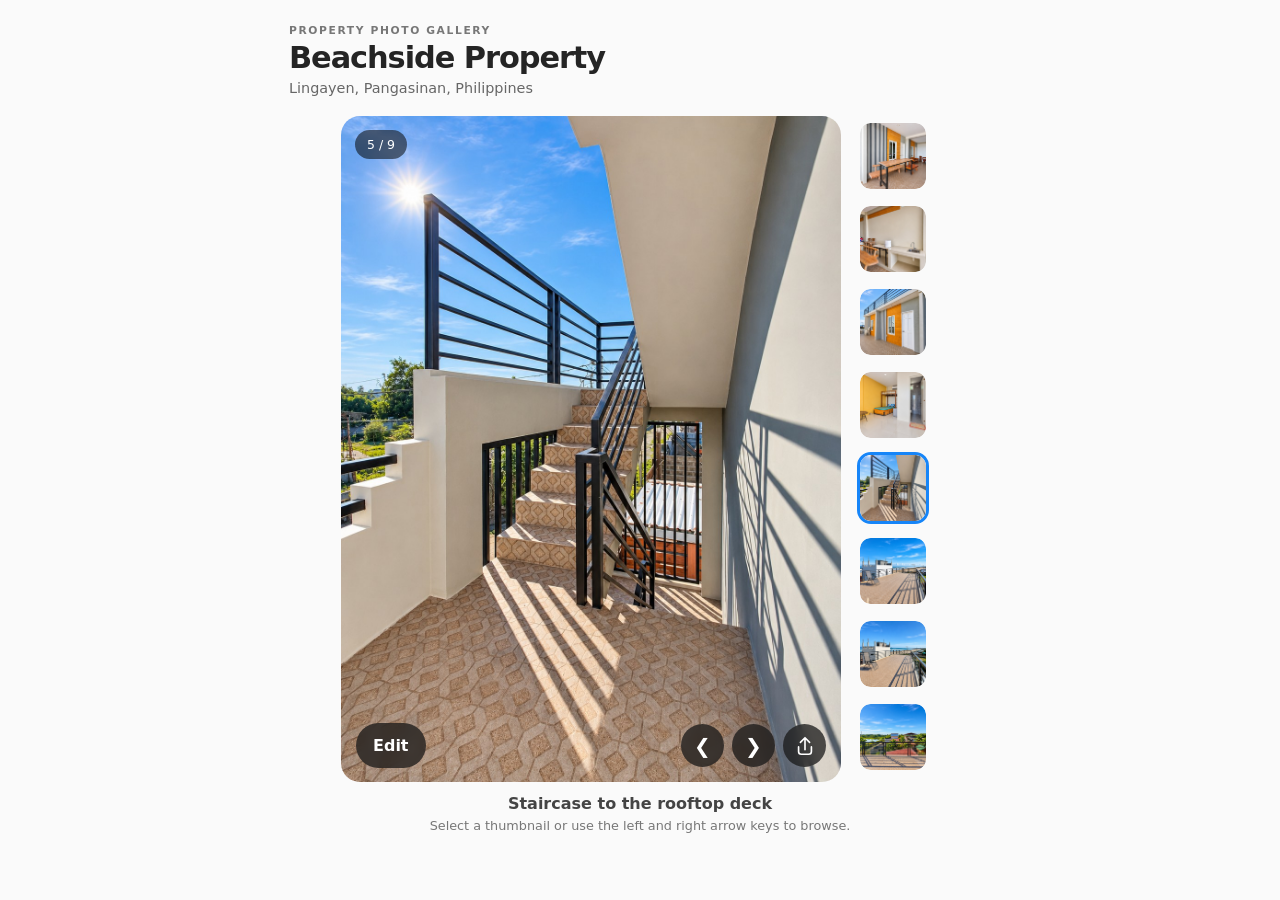
<file: JULSTETBAYWALK/index.html>
<!DOCTYPE html>
<html lang="en">
<head>
  <meta charset="UTF-8">
  <meta name="viewport" content="width=device-width, initial-scale=1.0">
  <meta name="theme-color" content="#fafafa">
  <meta name="description" content="Photo gallery of a beachside property in Lingayen, Pangasinan.">
  <title>Beachside Property | Photo Gallery</title>
  <link rel="stylesheet" href="style.css">
  <script src="script.js" defer></script>
</head>
<body>
  <main class="site">
    <header class="heading">
      <p class="eyebrow">PROPERTY PHOTO GALLERY</p>
      <h1>Beachside Property</h1>
      <p>Lingayen, Pangasinan, Philippines</p>
    </header>

    <section class="gallery" aria-label="Property photo gallery">
      <div class="viewer" id="viewer">
        <img id="mainPhoto" src="photos/roofdeck-stairs.jpg" alt="Staircase to rooftop deck" fetchpriority="high">
        <div class="photo-counter" id="photoCounter" aria-live="polite">5 / 9</div>
        <div class="viewer-actions">
          <button id="editBtn" class="edit-btn" type="button" title="Replace this image in your browser">Edit</button>
          <div class="action-right">
            <button id="prevBtn" class="circle-btn" type="button" title="Previous photo" aria-label="Previous photo">&#10094;</button>
            <button id="nextBtn" class="circle-btn" type="button" title="Next photo" aria-label="Next photo">&#10095;</button>
            <button id="shareBtn" class="circle-btn" type="button" title="Share gallery" aria-label="Share gallery">
              <svg viewBox="0 0 24 24" fill="none" stroke="currentColor" stroke-width="1.8" stroke-linecap="round" stroke-linejoin="round" aria-hidden="true"><path d="M12 16V3m0 0L7 8m5-5 5 5"/><path d="M5 13v5a3 3 0 0 0 3 3h8a3 3 0 0 0 3-3v-5"/></svg>
            </button>
          </div>
        </div>
      </div>
      <div class="thumb-strip" id="thumbStrip" role="group" aria-label="Choose a property photo"></div>
    </section>
    <p class="photo-caption" id="photoCaption" aria-live="polite">Staircase to the rooftop deck</p>
    <p class="tip">Select a thumbnail or use the left and right arrow keys to browse.</p>
    <input type="file" id="photoUpload" accept="image/*" hidden>
    <div class="toast" id="toast" role="status" aria-live="polite"></div>
  </main>
</body>
</html>
</file>
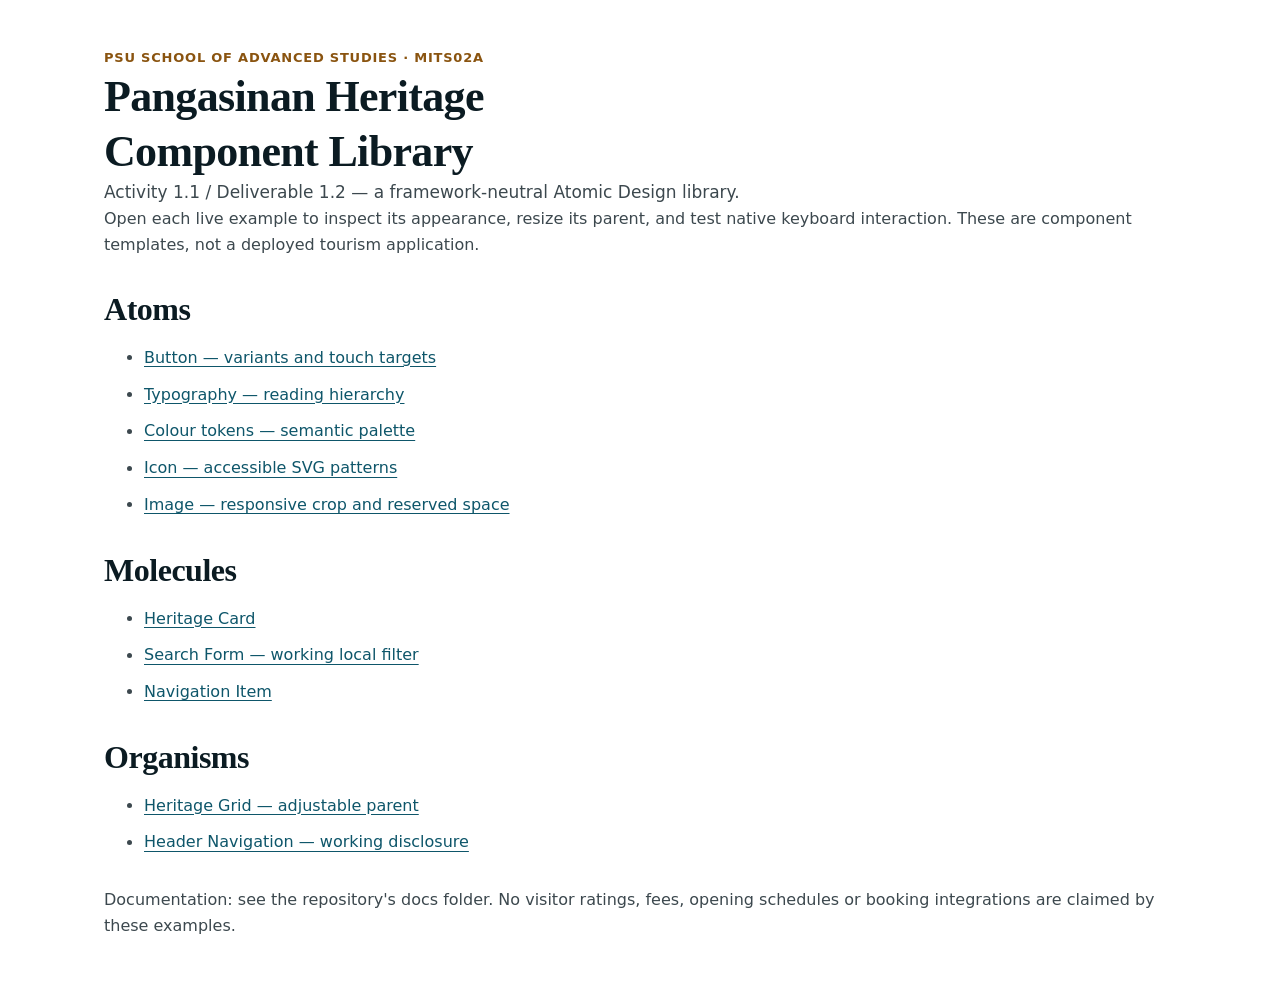
<file: Activity 1/pangasinan-heritage-showcase/template/index.html>
<!doctype html><html lang="en"><head><meta charset="utf-8">
<meta name="viewport" content="width=device-width,initial-scale=1"><title>Pangasinan Heritage Component Library</title>
<link rel="stylesheet" href="styles/tokens.css"><link rel="stylesheet" href="styles/base.css">
<link rel="stylesheet" href="styles/components.css">
<style>main{padding-block:3rem}section{margin-block:2rem}li{margin-block:.7rem}a{padding-block:.4rem}h1{max-width:22ch}</style>
</head><body><main class="layout-shell">
<p class="type-eyebrow">PSU School of Advanced Studies · MITS02a</p>
<h1 class="type-h1">Pangasinan Heritage Component Library</h1>
<p class="type-body-lg">Activity 1.1 / Deliverable 1.2 — a framework-neutral Atomic Design library.</p>
<p>Open each live example to inspect its appearance, resize its parent, and test native keyboard interaction. These are component templates, not a deployed tourism application.</p>
<section><h2 class="type-h2">Atoms</h2><ul>
<li><a href="previews/atom-button.html">Button — variants and touch targets</a></li>
<li><a href="previews/atom-typography.html">Typography — reading hierarchy</a></li>
<li><a href="previews/atom-color-tokens.html">Colour tokens — semantic palette</a></li>
<li><a href="previews/atom-icon.html">Icon — accessible SVG patterns</a></li>
<li><a href="previews/atom-image.html">Image — responsive crop and reserved space</a></li>
</ul></section>
<section><h2 class="type-h2">Molecules</h2><ul>
<li><a href="previews/molecule-heritage-card.html">Heritage Card</a></li>
<li><a href="previews/molecule-search-form.html">Search Form — working local filter</a></li>
<li><a href="previews/molecule-navigation-item.html">Navigation Item</a></li>
</ul></section>
<section><h2 class="type-h2">Organisms</h2><ul>
<li><a href="previews/organism-heritage-grid.html">Heritage Grid — adjustable parent</a></li>
<li><a href="previews/organism-header-navigation.html">Header Navigation — working disclosure</a></li>
</ul></section>
<p>Documentation: see the repository's docs folder. No visitor ratings, fees, opening schedules or booking integrations are claimed by these examples.</p>
</main></body></html>
</file>
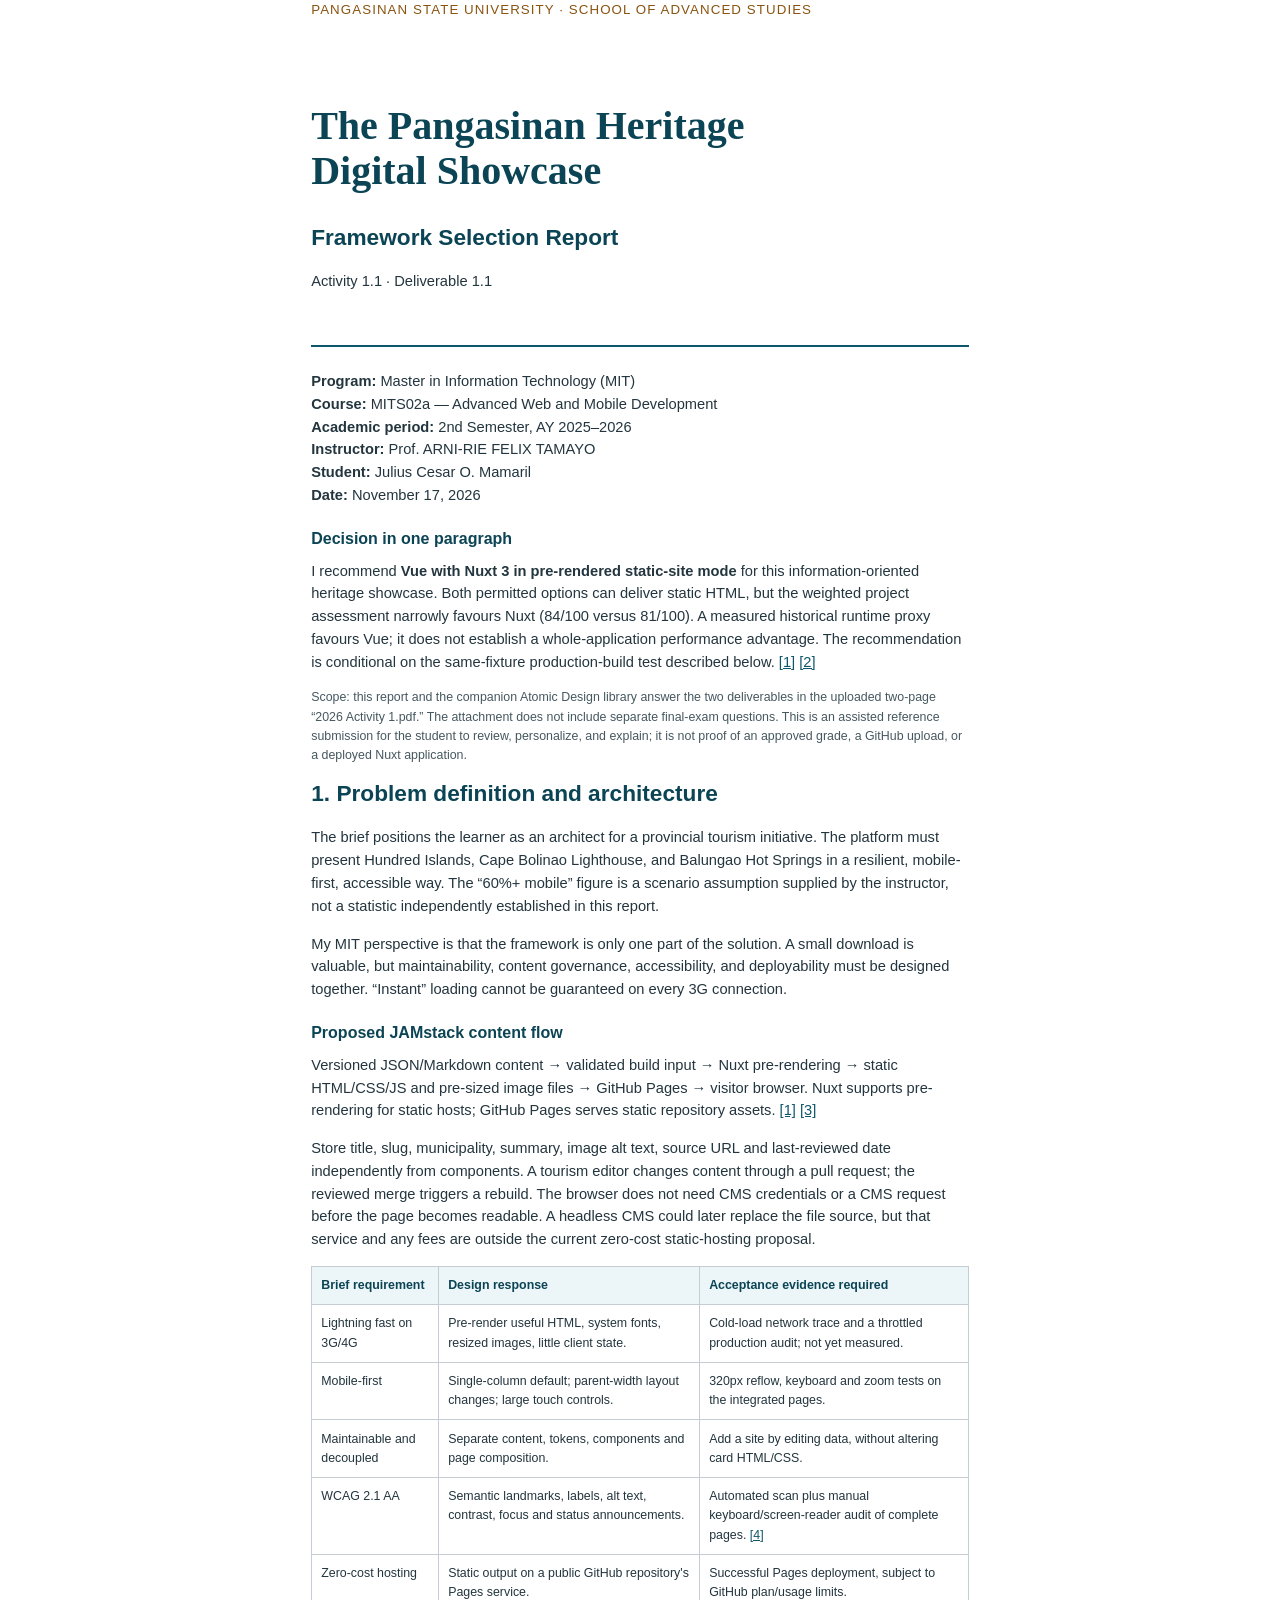
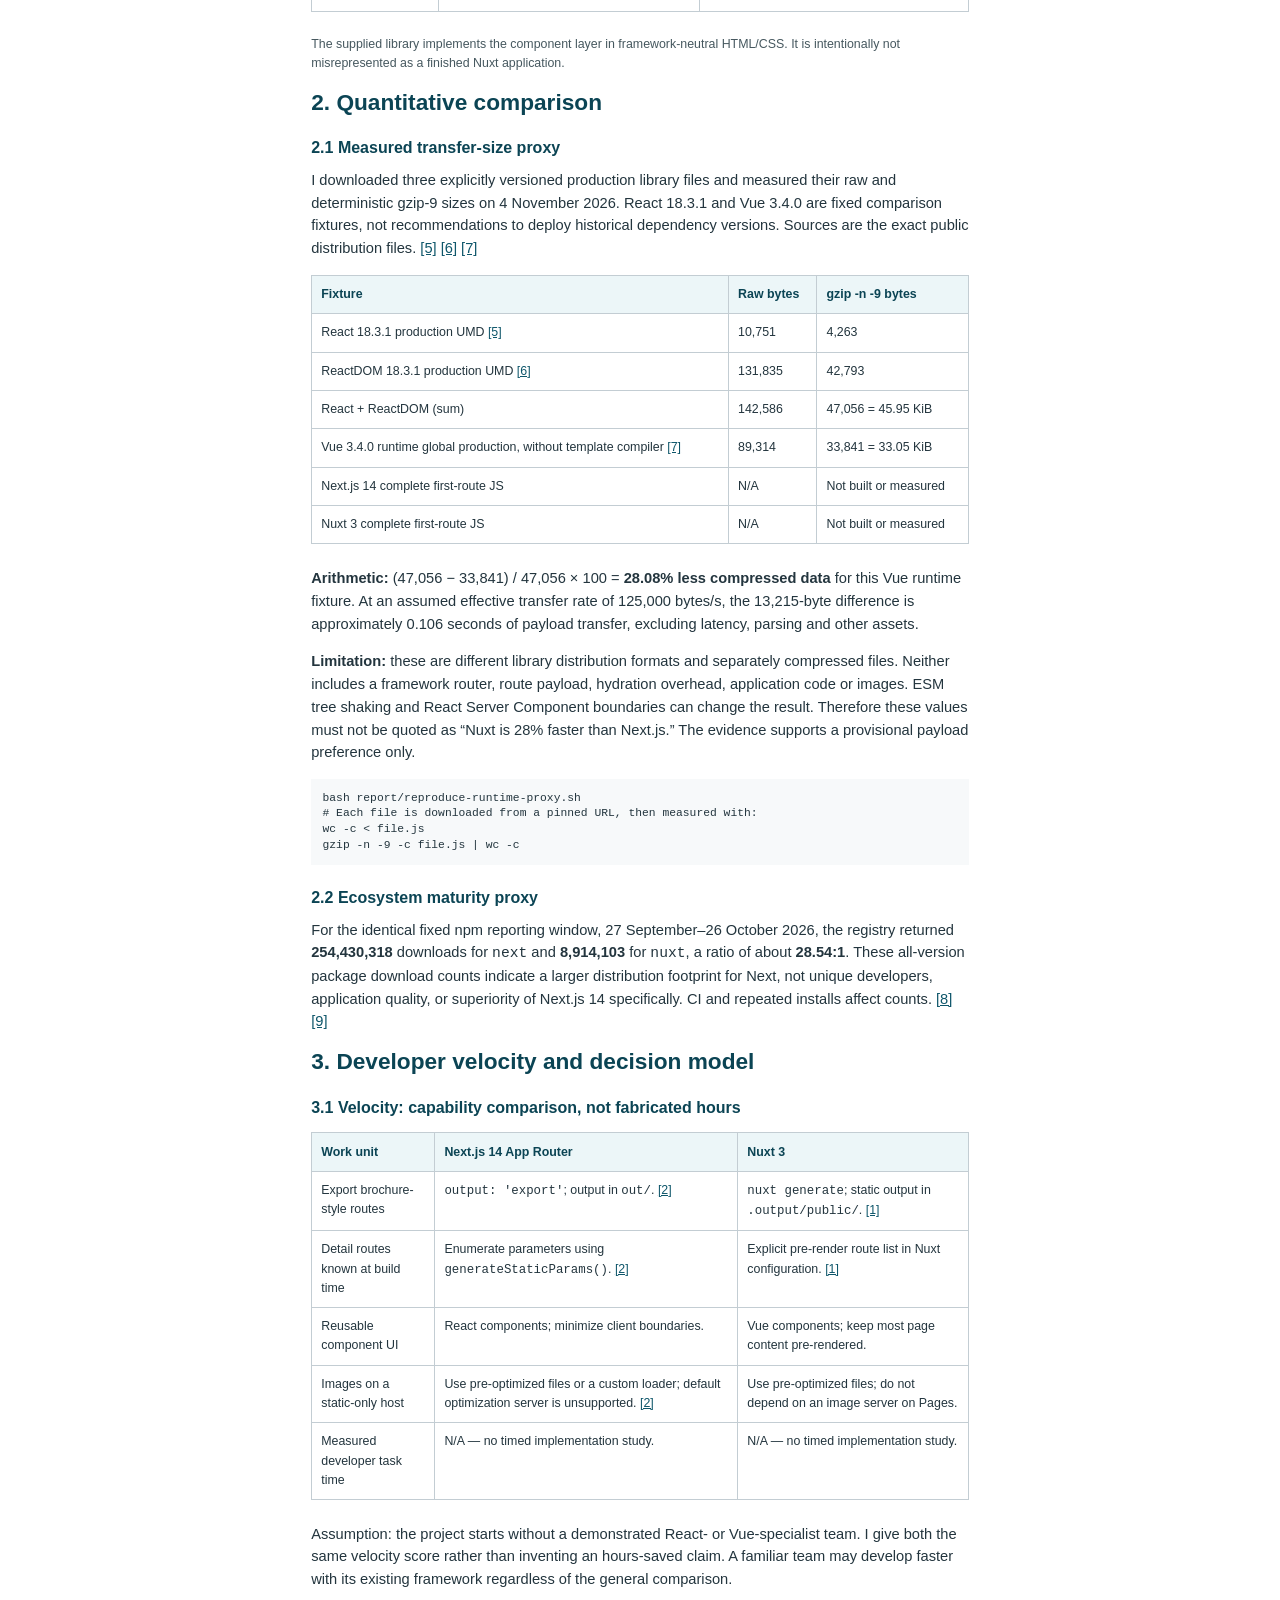
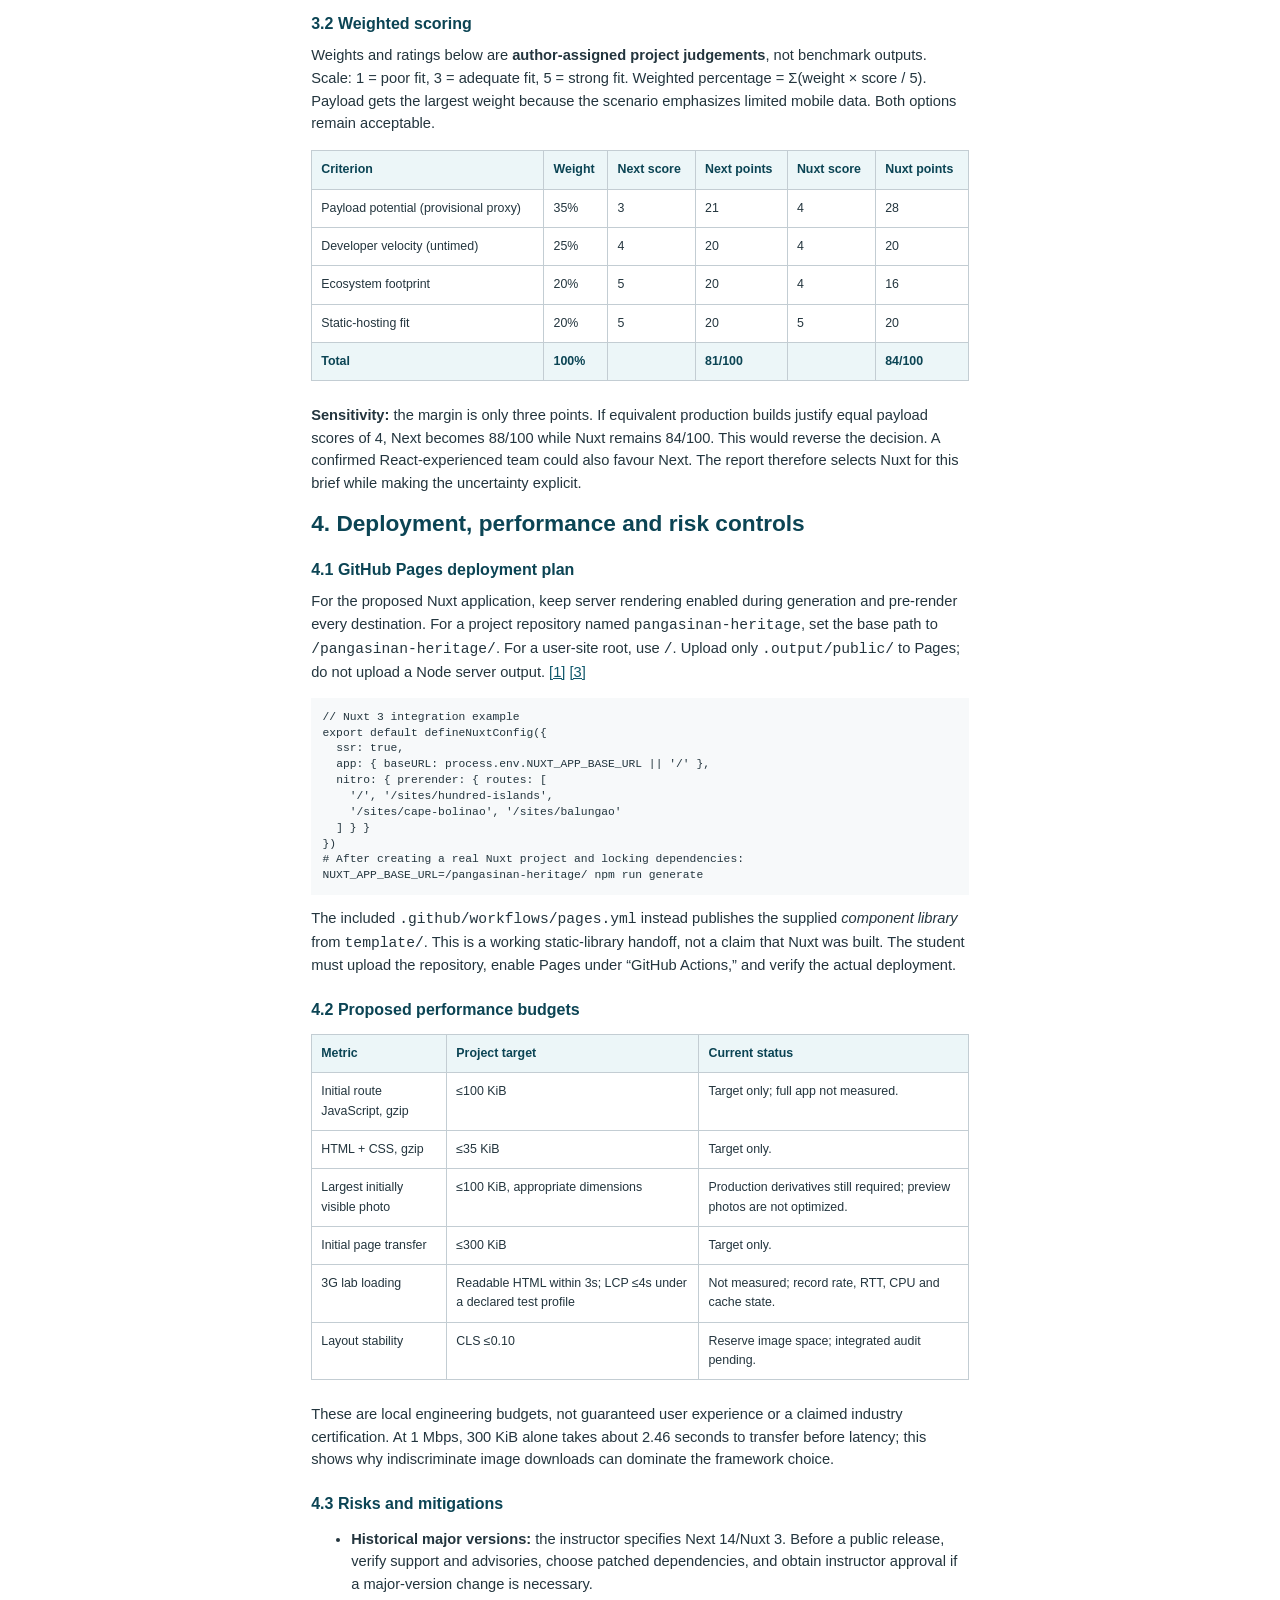
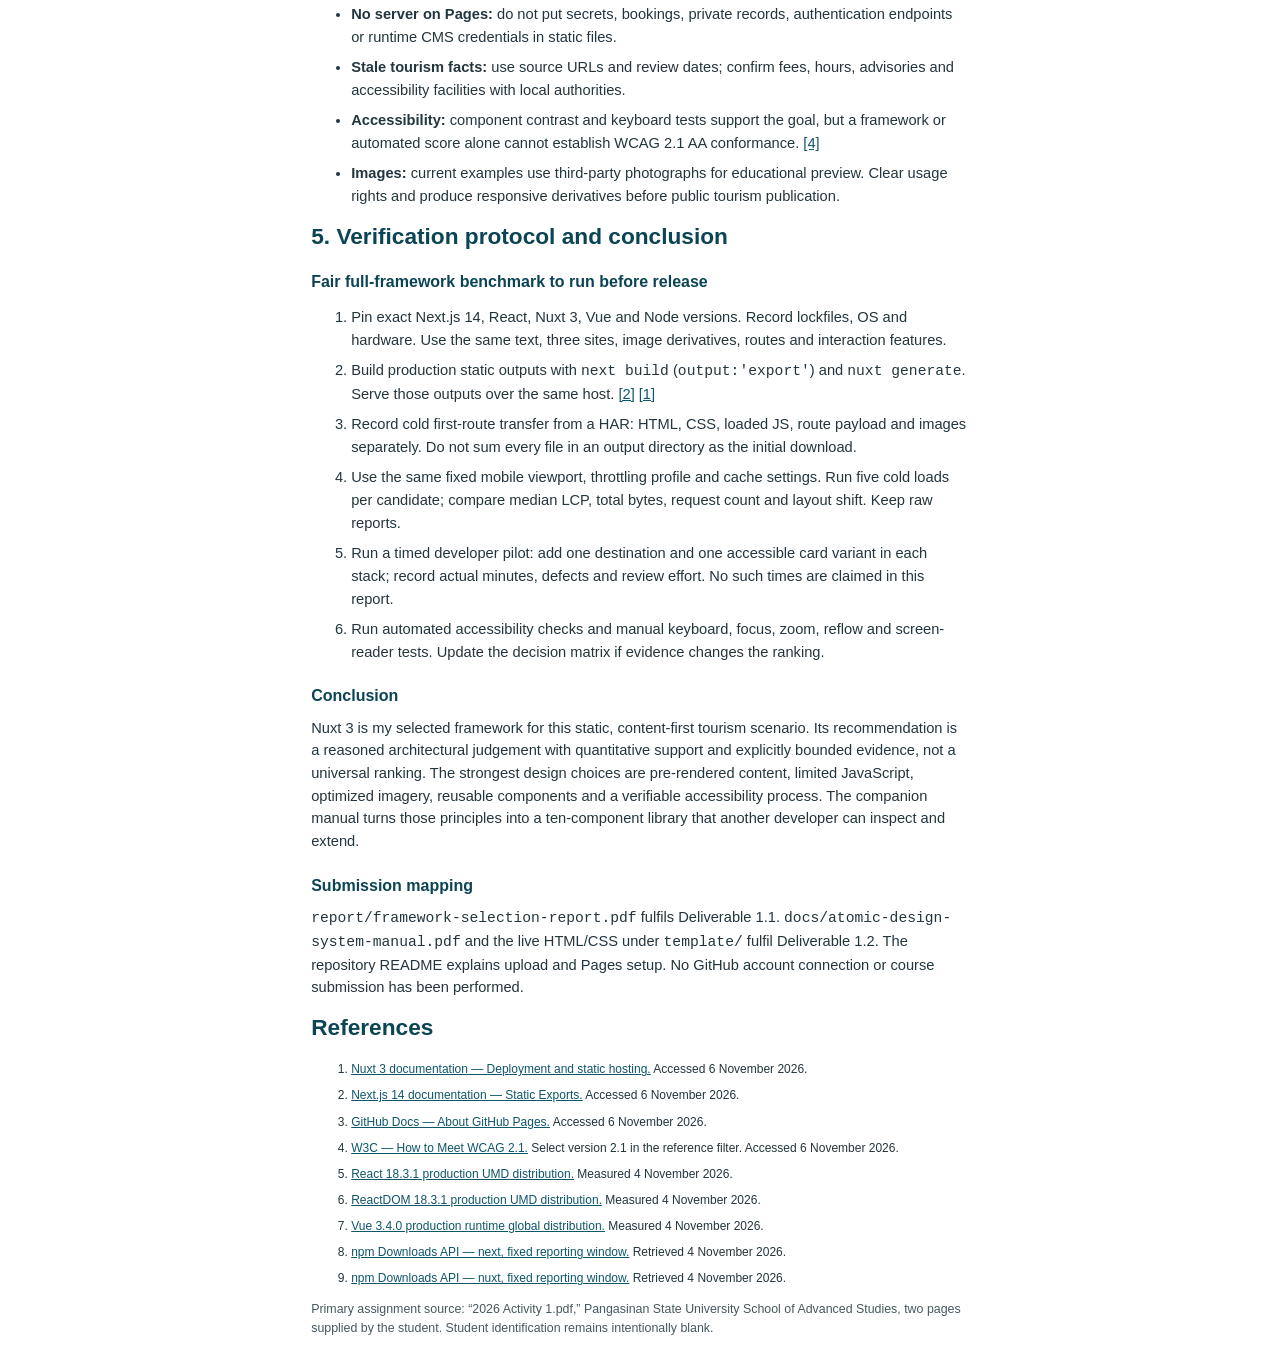
<file: Activity 1/pangasinan-heritage-showcase/report/framework-selection-report.html>
<!doctype html>
<html lang="en"><head><meta charset="utf-8"><title>Framework Selection Report — Pangasinan Heritage</title>
<style>
@page{size:A4;margin:19mm 18mm}
*{box-sizing:border-box}body{font:11pt/1.55 Arial,Helvetica,sans-serif;color:#23353e;margin:0}
article{max-width:174mm;margin:auto}h1,h2,h3{color:#0b4454;line-height:1.2}h1{font:700 30pt/1.12 Georgia,serif;margin:22mm 0 8mm}h2{font-size:17pt;margin:0 0 5mm}h3{font-size:12pt;margin:6mm 0 3mm}
p{margin:0 0 4mm}li{margin:2mm 0}a{color:#0e566a}table{border-collapse:collapse;width:100%;font-size:9.3pt;margin:4mm 0 6mm}th,td{border:1px solid #c3cdd3;padding:2.4mm;text-align:left;vertical-align:top}th{background:#ecf6f8;color:#0b4454}tr{break-inside:avoid}
pre{font:8.5pt/1.4 Consolas,monospace;background:#f7f9fa;padding:3mm;white-space:pre-wrap;overflow-wrap:anywhere}code{font-family:Consolas,monospace}
.chapter{break-before:page}.eyebrow{font-size:10pt;letter-spacing:.08em;text-transform:uppercase;color:#8a5410}.meta{border-top:2px solid #0e566a;padding-top:6mm;margin-top:14mm}.note{font-size:9.3pt;color:#46585f}.refs{font-size:9pt;overflow-wrap:anywhere}.keep{break-inside:avoid}
</style></head><body><article>
<section>
<p class="eyebrow">Pangasinan State University · School of Advanced Studies</p>
<h1>The Pangasinan Heritage<br>Digital Showcase</h1>
<h2>Framework Selection Report</h2>
<p>Activity 1.1 · Deliverable 1.1</p>
<div class="meta">
<p><strong>Program:</strong> Master in Information Technology (MIT)<br>
<strong>Course:</strong> MITS02a — Advanced Web and Mobile Development<br>
<strong>Academic period:</strong> 2nd Semester, AY 2025–2026<br>
<strong>Instructor:</strong> Prof. ARNI-RIE FELIX TAMAYO<br>
<strong>Student:</strong> Julius Cesar O. Mamaril<br>
<strong>Date:</strong> November 17, 2026</p></div>
</div>
<h3>Decision in one paragraph</h3>
<p>I recommend <strong>Vue with Nuxt 3 in pre-rendered static-site mode</strong> for this information-oriented heritage showcase. Both permitted options can deliver static HTML, but the weighted project assessment narrowly favours Nuxt (84/100 versus 81/100). A measured historical runtime proxy favours Vue; it does not establish a whole-application performance advantage. The recommendation is conditional on the same-fixture production-build test described below. <a href="#r1">[1]</a> <a href="#r2">[2]</a></p>
<p class="note">Scope: this report and the companion Atomic Design library answer the two deliverables in the uploaded two-page “2026 Activity 1.pdf.” The attachment does not include separate final-exam questions. This is an assisted reference submission for the student to review, personalize, and explain; it is not proof of an approved grade, a GitHub upload, or a deployed Nuxt application.</p>
</section>
<section class="chapter"><h2>1. Problem definition and architecture</h2>
<p>The brief positions the learner as an architect for a provincial tourism initiative. The platform must present Hundred Islands, Cape Bolinao Lighthouse, and Balungao Hot Springs in a resilient, mobile-first, accessible way. The “60%+ mobile” figure is a scenario assumption supplied by the instructor, not a statistic independently established in this report.</p>
<p>My MIT perspective is that the framework is only one part of the solution. A small download is valuable, but maintainability, content governance, accessibility, and deployability must be designed together. “Instant” loading cannot be guaranteed on every 3G connection.</p>
<h3>Proposed JAMstack content flow</h3>
<p>Versioned JSON/Markdown content → validated build input → Nuxt pre-rendering → static HTML/CSS/JS and pre-sized image files → GitHub Pages → visitor browser. Nuxt supports pre-rendering for static hosts; GitHub Pages serves static repository assets. <a href="#r1">[1]</a> <a href="#r3">[3]</a></p>
<p>Store title, slug, municipality, summary, image alt text, source URL and last-reviewed date independently from components. A tourism editor changes content through a pull request; the reviewed merge triggers a rebuild. The browser does not need CMS credentials or a CMS request before the page becomes readable. A headless CMS could later replace the file source, but that service and any fees are outside the current zero-cost static-hosting proposal.</p>
<table><thead><tr><th>Brief requirement</th><th>Design response</th><th>Acceptance evidence required</th></tr></thead><tbody>
<tr><td>Lightning fast on 3G/4G</td><td>Pre-render useful HTML, system fonts, resized images, little client state.</td><td>Cold-load network trace and a throttled production audit; not yet measured.</td></tr>
<tr><td>Mobile-first</td><td>Single-column default; parent-width layout changes; large touch controls.</td><td>320px reflow, keyboard and zoom tests on the integrated pages.</td></tr>
<tr><td>Maintainable and decoupled</td><td>Separate content, tokens, components and page composition.</td><td>Add a site by editing data, without altering card HTML/CSS.</td></tr>
<tr><td>WCAG 2.1 AA</td><td>Semantic landmarks, labels, alt text, contrast, focus and status announcements.</td><td>Automated scan plus manual keyboard/screen-reader audit of complete pages. <a href="#r4">[4]</a></td></tr>
<tr><td>Zero-cost hosting</td><td>Static output on a public GitHub repository's Pages service.</td><td>Successful Pages deployment, subject to GitHub plan/usage limits.</td></tr>
</tbody></table>
<p class="note">The supplied library implements the component layer in framework-neutral HTML/CSS. It is intentionally not misrepresented as a finished Nuxt application.</p>
</section>
<section class="chapter"><h2>2. Quantitative comparison</h2>
<h3>2.1 Measured transfer-size proxy</h3>
<p>I downloaded three explicitly versioned production library files and measured their raw and deterministic gzip-9 sizes on 4 November 2026. React 18.3.1 and Vue 3.4.0 are fixed comparison fixtures, not recommendations to deploy historical dependency versions. Sources are the exact public distribution files. <a href="#r5">[5]</a> <a href="#r6">[6]</a> <a href="#r7">[7]</a></p>
<table><thead><tr><th>Fixture</th><th>Raw bytes</th><th>gzip -n -9 bytes</th></tr></thead><tbody>
<tr><td>React 18.3.1 production UMD <a href="#r5">[5]</a></td><td>10,751</td><td>4,263</td></tr>
<tr><td>ReactDOM 18.3.1 production UMD <a href="#r6">[6]</a></td><td>131,835</td><td>42,793</td></tr>
<tr><td>React + ReactDOM (sum)</td><td>142,586</td><td>47,056 = 45.95 KiB</td></tr>
<tr><td>Vue 3.4.0 runtime global production, without template compiler <a href="#r7">[7]</a></td><td>89,314</td><td>33,841 = 33.05 KiB</td></tr>
<tr><td>Next.js 14 complete first-route JS</td><td>N/A</td><td>Not built or measured</td></tr>
<tr><td>Nuxt 3 complete first-route JS</td><td>N/A</td><td>Not built or measured</td></tr>
</tbody></table>
<p><strong>Arithmetic:</strong> (47,056 − 33,841) / 47,056 × 100 = <strong>28.08% less compressed data</strong> for this Vue runtime fixture. At an assumed effective transfer rate of 125,000 bytes/s, the 13,215-byte difference is approximately 0.106 seconds of payload transfer, excluding latency, parsing and other assets.</p>
<p><strong>Limitation:</strong> these are different library distribution formats and separately compressed files. Neither includes a framework router, route payload, hydration overhead, application code or images. ESM tree shaking and React Server Component boundaries can change the result. Therefore these values must not be quoted as “Nuxt is 28% faster than Next.js.” The evidence supports a provisional payload preference only.</p>
<pre>bash report/reproduce-runtime-proxy.sh
# Each file is downloaded from a pinned URL, then measured with:
wc -c &lt; file.js
gzip -n -9 -c file.js | wc -c</pre>
<h3>2.2 Ecosystem maturity proxy</h3>
<p>For the identical fixed npm reporting window, 27 September–26 October 2026, the registry returned <strong>254,430,318</strong> downloads for <code>next</code> and <strong>8,914,103</strong> for <code>nuxt</code>, a ratio of about <strong>28.54:1</strong>. These all-version package download counts indicate a larger distribution footprint for Next, not unique developers, application quality, or superiority of Next.js 14 specifically. CI and repeated installs affect counts. <a href="#r8">[8]</a> <a href="#r9">[9]</a></p>
</section>
<section class="chapter"><h2>3. Developer velocity and decision model</h2>
<h3>3.1 Velocity: capability comparison, not fabricated hours</h3>
<table><thead><tr><th>Work unit</th><th>Next.js 14 App Router</th><th>Nuxt 3</th></tr></thead><tbody>
<tr><td>Export brochure-style routes</td><td><code>output: 'export'</code>; output in <code>out/</code>. <a href="#r2">[2]</a></td><td><code>nuxt generate</code>; static output in <code>.output/public/</code>. <a href="#r1">[1]</a></td></tr>
<tr><td>Detail routes known at build time</td><td>Enumerate parameters using <code>generateStaticParams()</code>. <a href="#r2">[2]</a></td><td>Explicit pre-render route list in Nuxt configuration. <a href="#r1">[1]</a></td></tr>
<tr><td>Reusable component UI</td><td>React components; minimize client boundaries.</td><td>Vue components; keep most page content pre-rendered.</td></tr>
<tr><td>Images on a static-only host</td><td>Use pre-optimized files or a custom loader; default optimization server is unsupported. <a href="#r2">[2]</a></td><td>Use pre-optimized files; do not depend on an image server on Pages.</td></tr>
<tr><td>Measured developer task time</td><td>N/A — no timed implementation study.</td><td>N/A — no timed implementation study.</td></tr>
</tbody></table>
<p>Assumption: the project starts without a demonstrated React- or Vue-specialist team. I give both the same velocity score rather than inventing an hours-saved claim. A familiar team may develop faster with its existing framework regardless of the general comparison.</p>
<h3>3.2 Weighted scoring</h3>
<p>Weights and ratings below are <strong>author-assigned project judgements</strong>, not benchmark outputs. Scale: 1 = poor fit, 3 = adequate fit, 5 = strong fit. Weighted percentage = Σ(weight × score / 5). Payload gets the largest weight because the scenario emphasizes limited mobile data. Both options remain acceptable.</p>
<table><thead><tr><th>Criterion</th><th>Weight</th><th>Next score</th><th>Next points</th><th>Nuxt score</th><th>Nuxt points</th></tr></thead><tbody>
<tr><td>Payload potential (provisional proxy)</td><td>35%</td><td>3</td><td>21</td><td>4</td><td>28</td></tr>
<tr><td>Developer velocity (untimed)</td><td>25%</td><td>4</td><td>20</td><td>4</td><td>20</td></tr>
<tr><td>Ecosystem footprint</td><td>20%</td><td>5</td><td>20</td><td>4</td><td>16</td></tr>
<tr><td>Static-hosting fit</td><td>20%</td><td>5</td><td>20</td><td>5</td><td>20</td></tr>
<tr><th>Total</th><th>100%</th><th></th><th>81/100</th><th></th><th>84/100</th></tr>
</tbody></table>
<p><strong>Sensitivity:</strong> the margin is only three points. If equivalent production builds justify equal payload scores of 4, Next becomes 88/100 while Nuxt remains 84/100. This would reverse the decision. A confirmed React-experienced team could also favour Next. The report therefore selects Nuxt for this brief while making the uncertainty explicit.</p>
</section>
<section class="chapter"><h2>4. Deployment, performance and risk controls</h2>
<h3>4.1 GitHub Pages deployment plan</h3>
<p>For the proposed Nuxt application, keep server rendering enabled during generation and pre-render every destination. For a project repository named <code>pangasinan-heritage</code>, set the base path to <code>/pangasinan-heritage/</code>. For a user-site root, use <code>/</code>. Upload only <code>.output/public/</code> to Pages; do not upload a Node server output. <a href="#r1">[1]</a> <a href="#r3">[3]</a></p>
<pre>// Nuxt 3 integration example
export default defineNuxtConfig({
  ssr: true,
  app: { baseURL: process.env.NUXT_APP_BASE_URL || '/' },
  nitro: { prerender: { routes: [
    '/', '/sites/hundred-islands',
    '/sites/cape-bolinao', '/sites/balungao'
  ] } }
})
# After creating a real Nuxt project and locking dependencies:
NUXT_APP_BASE_URL=/pangasinan-heritage/ npm run generate</pre>
<p>The included <code>.github/workflows/pages.yml</code> instead publishes the supplied <em>component library</em> from <code>template/</code>. This is a working static-library handoff, not a claim that Nuxt was built. The student must upload the repository, enable Pages under “GitHub Actions,” and verify the actual deployment.</p>
<h3>4.2 Proposed performance budgets</h3>
<table><thead><tr><th>Metric</th><th>Project target</th><th>Current status</th></tr></thead><tbody>
<tr><td>Initial route JavaScript, gzip</td><td>≤100 KiB</td><td>Target only; full app not measured.</td></tr>
<tr><td>HTML + CSS, gzip</td><td>≤35 KiB</td><td>Target only.</td></tr>
<tr><td>Largest initially visible photo</td><td>≤100 KiB, appropriate dimensions</td><td>Production derivatives still required; preview photos are not optimized.</td></tr>
<tr><td>Initial page transfer</td><td>≤300 KiB</td><td>Target only.</td></tr>
<tr><td>3G lab loading</td><td>Readable HTML within 3s; LCP ≤4s under a declared test profile</td><td>Not measured; record rate, RTT, CPU and cache state.</td></tr>
<tr><td>Layout stability</td><td>CLS ≤0.10</td><td>Reserve image space; integrated audit pending.</td></tr>
</tbody></table>
<p>These are local engineering budgets, not guaranteed user experience or a claimed industry certification. At 1 Mbps, 300 KiB alone takes about 2.46 seconds to transfer before latency; this shows why indiscriminate image downloads can dominate the framework choice.</p>
<h3>4.3 Risks and mitigations</h3>
<ul>
<li><strong>Historical major versions:</strong> the instructor specifies Next 14/Nuxt 3. Before a public release, verify support and advisories, choose patched dependencies, and obtain instructor approval if a major-version change is necessary.</li>
<li><strong>No server on Pages:</strong> do not put secrets, bookings, private records, authentication endpoints or runtime CMS credentials in static files.</li>
<li><strong>Stale tourism facts:</strong> use source URLs and review dates; confirm fees, hours, advisories and accessibility facilities with local authorities.</li>
<li><strong>Accessibility:</strong> component contrast and keyboard tests support the goal, but a framework or automated score alone cannot establish WCAG 2.1 AA conformance. <a href="#r4">[4]</a></li>
<li><strong>Images:</strong> current examples use third-party photographs for educational preview. Clear usage rights and produce responsive derivatives before public tourism publication.</li>
</ul>
</section>
<section class="chapter"><h2>5. Verification protocol and conclusion</h2>
<h3>Fair full-framework benchmark to run before release</h3>
<ol>
<li>Pin exact Next.js 14, React, Nuxt 3, Vue and Node versions. Record lockfiles, OS and hardware. Use the same text, three sites, image derivatives, routes and interaction features.</li>
<li>Build production static outputs with <code>next build</code> (<code>output:'export'</code>) and <code>nuxt generate</code>. Serve those outputs over the same host. <a href="#r2">[2]</a> <a href="#r1">[1]</a></li>
<li>Record cold first-route transfer from a HAR: HTML, CSS, loaded JS, route payload and images separately. Do not sum every file in an output directory as the initial download.</li>
<li>Use the same fixed mobile viewport, throttling profile and cache settings. Run five cold loads per candidate; compare median LCP, total bytes, request count and layout shift. Keep raw reports.</li>
<li>Run a timed developer pilot: add one destination and one accessible card variant in each stack; record actual minutes, defects and review effort. No such times are claimed in this report.</li>
<li>Run automated accessibility checks and manual keyboard, focus, zoom, reflow and screen-reader tests. Update the decision matrix if evidence changes the ranking.</li>
</ol>
<h3>Conclusion</h3>
<p>Nuxt 3 is my selected framework for this static, content-first tourism scenario. Its recommendation is a reasoned architectural judgement with quantitative support and explicitly bounded evidence, not a universal ranking. The strongest design choices are pre-rendered content, limited JavaScript, optimized imagery, reusable components and a verifiable accessibility process. The companion manual turns those principles into a ten-component library that another developer can inspect and extend.</p>
<h3>Submission mapping</h3>
<p><code>report/framework-selection-report.pdf</code> fulfils Deliverable 1.1. <code>docs/atomic-design-system-manual.pdf</code> and the live HTML/CSS under <code>template/</code> fulfil Deliverable 1.2. The repository README explains upload and Pages setup. No GitHub account connection or course submission has been performed.</p>
<h2>References</h2>
<ol class="refs">
<li id="r1"><a href="https://nuxt.com/docs/3.x/getting-started/deployment">Nuxt 3 documentation — Deployment and static hosting.</a> Accessed 6 November 2026.</li>
<li id="r2"><a href="https://nextjs.org/docs/14/app/building-your-application/deploying/static-exports">Next.js 14 documentation — Static Exports.</a> Accessed 6 November 2026.</li>
<li id="r3"><a href="https://docs.github.com/en/pages/getting-started-with-github-pages/about-github-pages">GitHub Docs — About GitHub Pages.</a> Accessed 6 November 2026.</li>
<li id="r4"><a href="https://www.w3.org/WAI/WCAG21/quickref/">W3C — How to Meet WCAG 2.1.</a> Select version 2.1 in the reference filter. Accessed 6 November 2026.</li>
<li id="r5"><a href="https://unpkg.com/react@18.3.1/umd/react.production.min.js">React 18.3.1 production UMD distribution.</a> Measured 4 November 2026.</li>
<li id="r6"><a href="https://unpkg.com/react-dom@18.3.1/umd/react-dom.production.min.js">ReactDOM 18.3.1 production UMD distribution.</a> Measured 4 November 2026.</li>
<li id="r7"><a href="https://unpkg.com/vue@3.4.0/dist/vue.runtime.global.prod.js">Vue 3.4.0 production runtime global distribution.</a> Measured 4 November 2026.</li>
<li id="r8"><a href="https://api.npmjs.org/downloads/point/2026-09-27:2026-10-26/next">npm Downloads API — next, fixed reporting window.</a> Retrieved 4 November 2026.</li>
<li id="r9"><a href="https://api.npmjs.org/downloads/point/2026-09-27:2026-10-26/nuxt">npm Downloads API — nuxt, fixed reporting window.</a> Retrieved 4 November 2026.</li>
</ol>
<p class="note">Primary assignment source: “2026 Activity 1.pdf,” Pangasinan State University School of Advanced Studies, two pages supplied by the student. Student identification remains intentionally blank.</p>
</section>
</article></body></html>
</file>
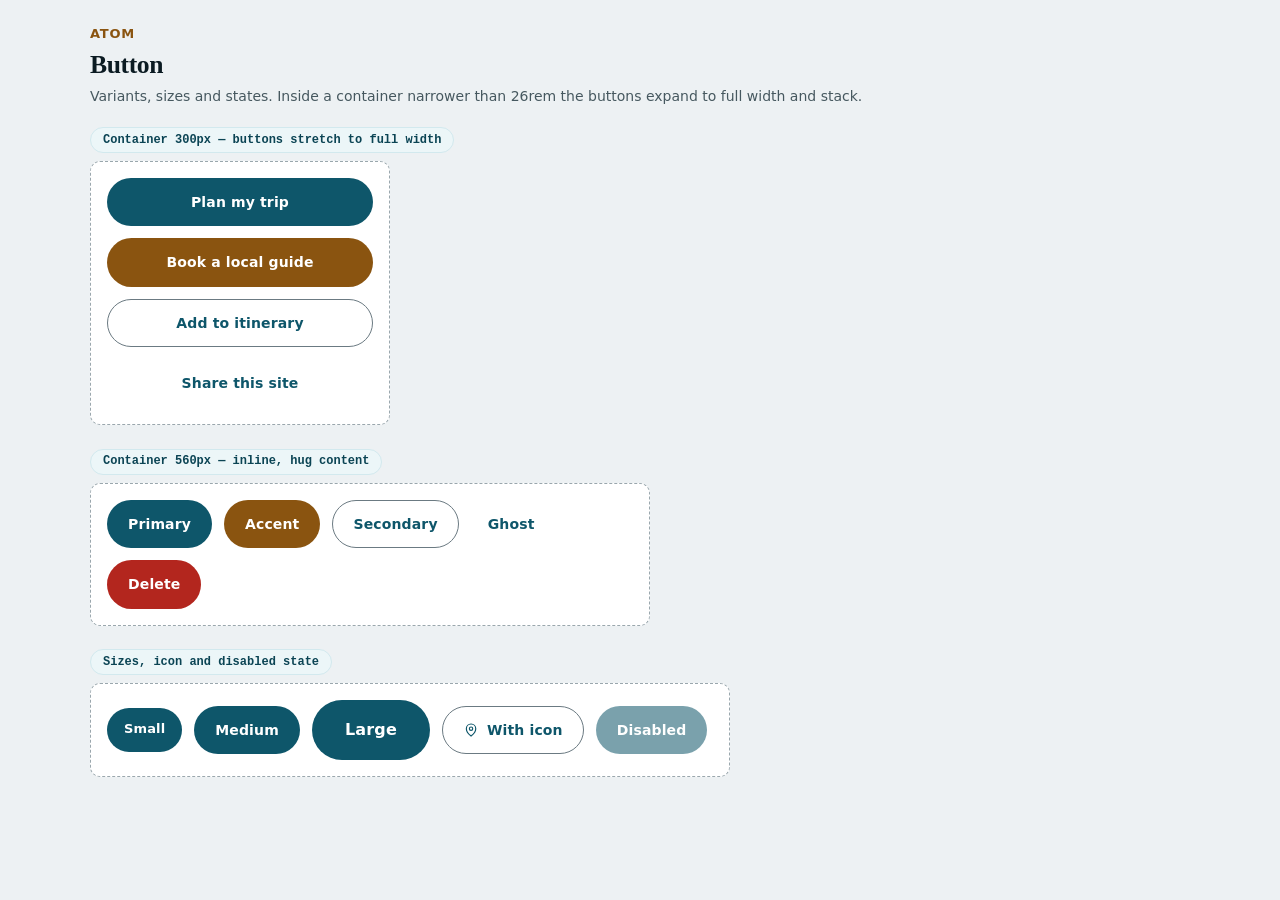
<file: Activity 1/pangasinan-heritage-showcase/template/previews/atom-button.html>
<!doctype html>
<html lang="en">
<head>
<meta charset="utf-8">
<meta name="viewport" content="width=device-width, initial-scale=1">
<title>Atom &middot; Button</title>
<link rel="stylesheet" href="../styles/tokens.css">
<link rel="stylesheet" href="../styles/base.css">
<link rel="stylesheet" href="../styles/components.css">
<link rel="stylesheet" href="preview.css">
</head>
<body class="preview-page">
<div class="preview-head">
  <p class="preview-kicker">Atom</p>
  <h1 class="preview-title">Button</h1>
  <p class="preview-note">Variants, sizes and states. Inside a container narrower than 26rem the buttons expand to full width and stack.</p>
</div>
<main class="preview-stack">
  <section class="preview-row">
    <span class="preview-row__label">Container 300px &mdash; buttons stretch to full width</span>
    <div class="stage" style="--stage-w:300px;">
      <div class="stage-grid">
        <button class="btn btn--primary">Plan my trip</button>
        <button class="btn btn--accent">Book a local guide</button>
        <button class="btn btn--secondary">Add to itinerary</button>
        <button class="btn btn--ghost">Share this site</button>
      </div>
    </div>
  </section>
  <section class="preview-row">
    <span class="preview-row__label">Container 560px &mdash; inline, hug content</span>
    <div class="stage" style="--stage-w:560px;">
      <div class="spec-row">
        <button class="btn btn--primary">Primary</button>
        <button class="btn btn--accent">Accent</button>
        <button class="btn btn--secondary">Secondary</button>
        <button class="btn btn--ghost">Ghost</button>
        <button class="btn btn--danger">Delete</button>
      </div>
    </div>
  </section>
  <section class="preview-row">
    <span class="preview-row__label">Sizes, icon and disabled state</span>
    <div class="stage" style="--stage-w:640px;">
      <div class="spec-row">
        <button class="btn btn--primary btn--sm">Small</button>
        <button class="btn btn--primary">Medium</button>
        <button class="btn btn--primary btn--lg">Large</button>
        <button class="btn btn--secondary"><svg class="btn__icon" viewBox="0 0 24 24" aria-hidden="true"><use href="#i-map-pin"/></svg>With icon</button>
        <button class="btn btn--primary" disabled>Disabled</button>
      </div>
    </div>
  </section>
</main>
<svg width="0" height="0" aria-hidden="true" focusable="false" style="position:absolute">
  <symbol id="i-map-pin" viewBox="0 0 24 24"><path d="M12 21s-7-5.6-7-11a7 7 0 1 1 14 0c0 5.4-7 11-7 11z"/><circle cx="12" cy="10" r="2.5"/></symbol>
</svg>
</body>
</html>
</file>
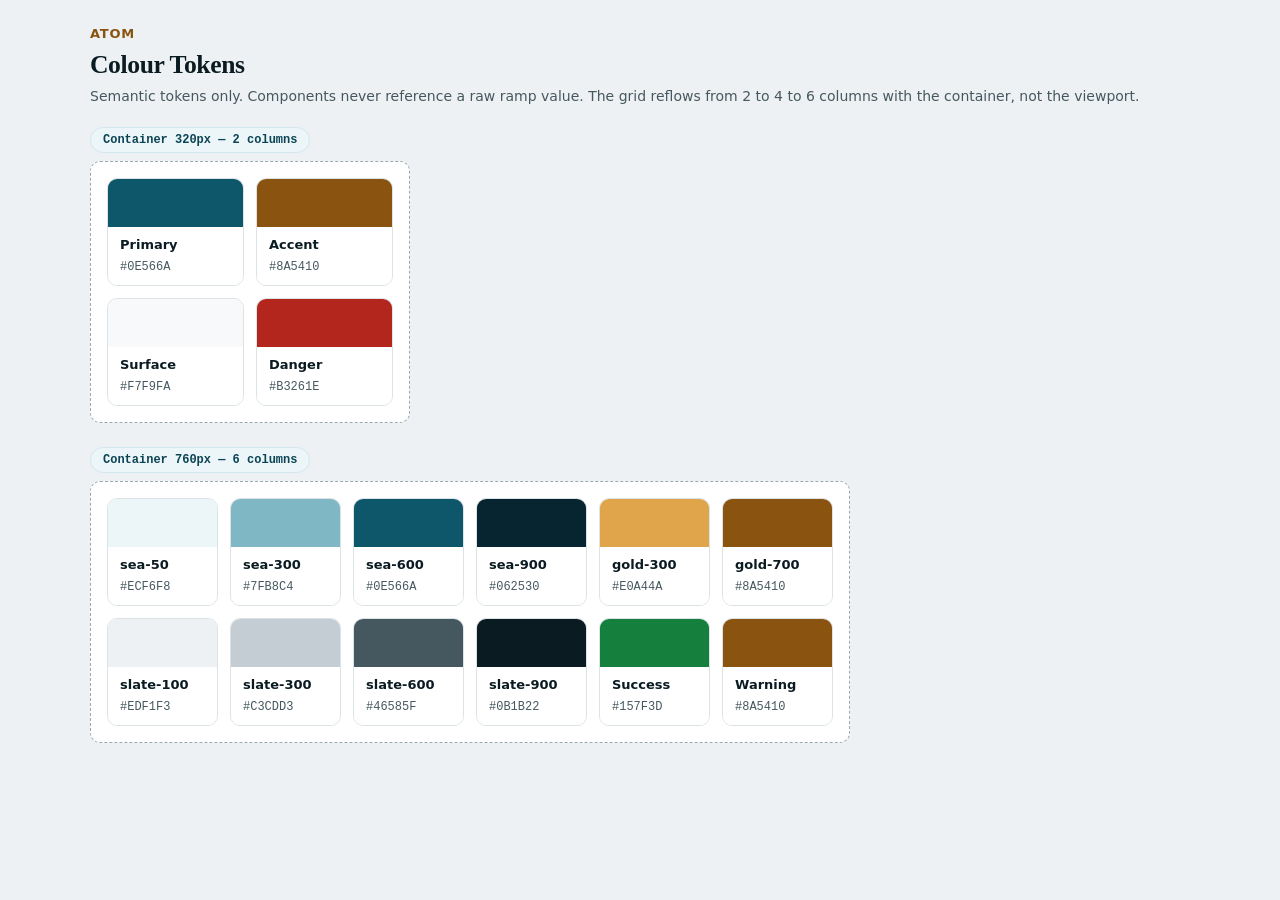
<file: Activity 1/pangasinan-heritage-showcase/template/previews/atom-color-tokens.html>
<!doctype html>
<html lang="en">
<head>
<meta charset="utf-8">
<meta name="viewport" content="width=device-width, initial-scale=1">
<title>Atom &middot; Colour Tokens</title>
<link rel="stylesheet" href="../styles/tokens.css">
<link rel="stylesheet" href="../styles/base.css">
<link rel="stylesheet" href="../styles/components.css">
<link rel="stylesheet" href="preview.css">
</head>
<body class="preview-page">
<div class="preview-head">
  <p class="preview-kicker">Atom</p>
  <h1 class="preview-title">Colour Tokens</h1>
  <p class="preview-note">Semantic tokens only. Components never reference a raw ramp value. The grid reflows from 2 to 4 to 6 columns with the container, not the viewport.</p>
</div>
<main class="preview-stack">
  <section class="preview-row">
    <span class="preview-row__label">Container 320px &mdash; 2 columns</span>
    <div class="stage" style="--stage-w:320px;">
      <div class="swatch-group"><div class="swatch-grid">
        <div class="swatch"><div class="swatch__chip" style="background:var(--color-primary)"></div><div class="swatch__meta"><span class="swatch__name">Primary</span><span class="swatch__value">#0E566A</span></div></div>
        <div class="swatch"><div class="swatch__chip" style="background:var(--color-accent)"></div><div class="swatch__meta"><span class="swatch__name">Accent</span><span class="swatch__value">#8A5410</span></div></div>
        <div class="swatch"><div class="swatch__chip" style="background:var(--color-surface)"></div><div class="swatch__meta"><span class="swatch__name">Surface</span><span class="swatch__value">#F7F9FA</span></div></div>
        <div class="swatch"><div class="swatch__chip" style="background:var(--color-danger)"></div><div class="swatch__meta"><span class="swatch__name">Danger</span><span class="swatch__value">#B3261E</span></div></div>
      </div></div>
    </div>
  </section>
  <section class="preview-row">
    <span class="preview-row__label">Container 760px &mdash; 6 columns</span>
    <div class="stage" style="--stage-w:760px;">
      <div class="swatch-group"><div class="swatch-grid">
        <div class="swatch"><div class="swatch__chip" style="background:var(--sea-50)"></div><div class="swatch__meta"><span class="swatch__name">sea-50</span><span class="swatch__value">#ECF6F8</span></div></div>
        <div class="swatch"><div class="swatch__chip" style="background:var(--sea-300)"></div><div class="swatch__meta"><span class="swatch__name">sea-300</span><span class="swatch__value">#7FB8C4</span></div></div>
        <div class="swatch"><div class="swatch__chip" style="background:var(--sea-600)"></div><div class="swatch__meta"><span class="swatch__name">sea-600</span><span class="swatch__value">#0E566A</span></div></div>
        <div class="swatch"><div class="swatch__chip" style="background:var(--sea-900)"></div><div class="swatch__meta"><span class="swatch__name">sea-900</span><span class="swatch__value">#062530</span></div></div>
        <div class="swatch"><div class="swatch__chip" style="background:var(--gold-300)"></div><div class="swatch__meta"><span class="swatch__name">gold-300</span><span class="swatch__value">#E0A44A</span></div></div>
        <div class="swatch"><div class="swatch__chip" style="background:var(--gold-700)"></div><div class="swatch__meta"><span class="swatch__name">gold-700</span><span class="swatch__value">#8A5410</span></div></div>
        <div class="swatch"><div class="swatch__chip" style="background:var(--slate-100)"></div><div class="swatch__meta"><span class="swatch__name">slate-100</span><span class="swatch__value">#EDF1F3</span></div></div>
        <div class="swatch"><div class="swatch__chip" style="background:var(--slate-300)"></div><div class="swatch__meta"><span class="swatch__name">slate-300</span><span class="swatch__value">#C3CDD3</span></div></div>
        <div class="swatch"><div class="swatch__chip" style="background:var(--slate-600)"></div><div class="swatch__meta"><span class="swatch__name">slate-600</span><span class="swatch__value">#46585F</span></div></div>
        <div class="swatch"><div class="swatch__chip" style="background:var(--slate-900)"></div><div class="swatch__meta"><span class="swatch__name">slate-900</span><span class="swatch__value">#0B1B22</span></div></div>
        <div class="swatch"><div class="swatch__chip" style="background:var(--color-success)"></div><div class="swatch__meta"><span class="swatch__name">Success</span><span class="swatch__value">#157F3D</span></div></div>
        <div class="swatch"><div class="swatch__chip" style="background:var(--color-warning)"></div><div class="swatch__meta"><span class="swatch__name">Warning</span><span class="swatch__value">#8A5410</span></div></div>
      </div></div>
    </div>
  </section>
</main>
</body>
</html>
</file>
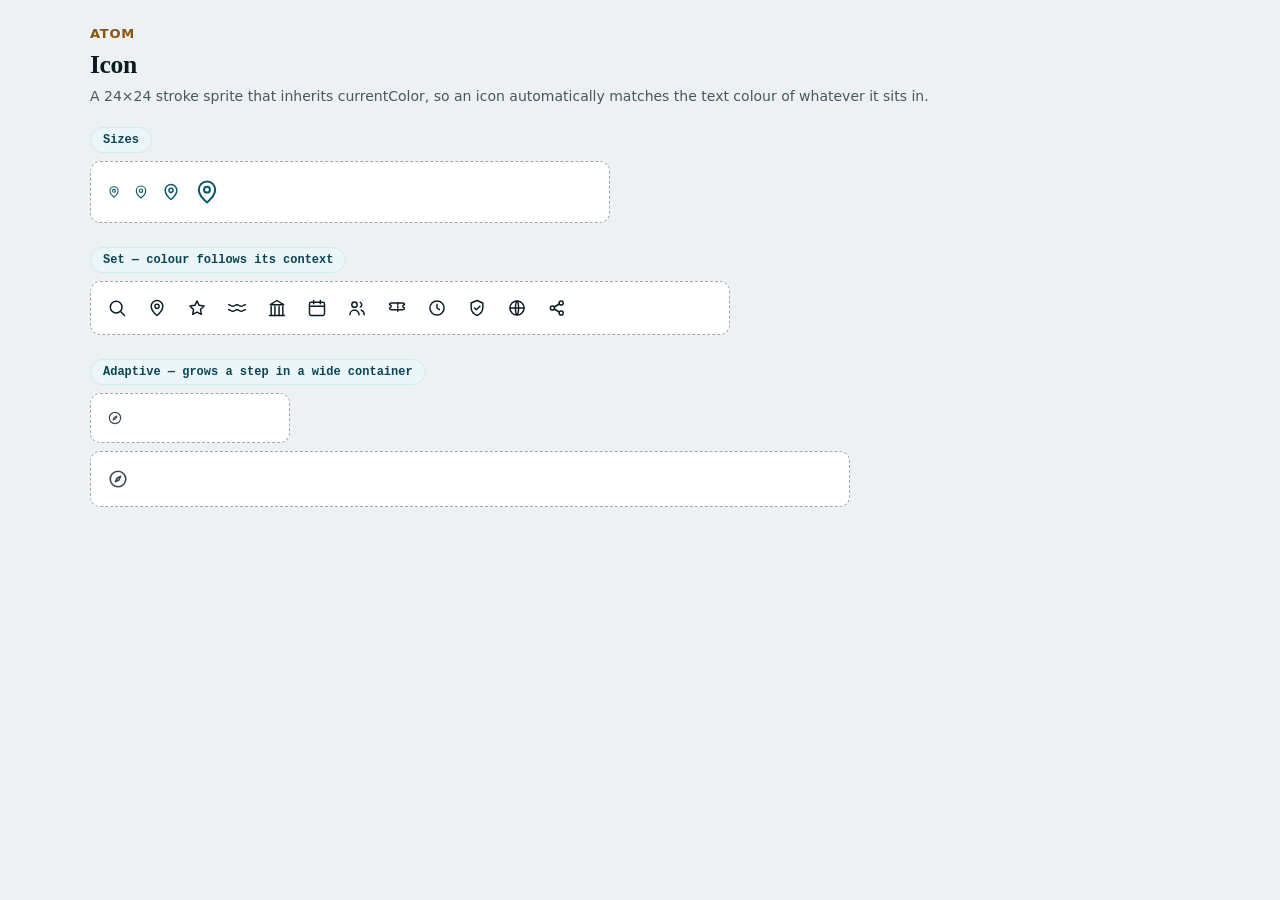
<file: Activity 1/pangasinan-heritage-showcase/template/previews/atom-icon.html>
<!doctype html>
<html lang="en">
<head>
<meta charset="utf-8">
<meta name="viewport" content="width=device-width, initial-scale=1">
<title>Atom &middot; Icon</title>
<link rel="stylesheet" href="../styles/tokens.css">
<link rel="stylesheet" href="../styles/base.css">
<link rel="stylesheet" href="../styles/components.css">
<link rel="stylesheet" href="preview.css">
</head>
<body class="preview-page">
<div class="preview-head">
  <p class="preview-kicker">Atom</p>
  <h1 class="preview-title">Icon</h1>
  <p class="preview-note">A 24&times;24 stroke sprite that inherits currentColor, so an icon automatically matches the text colour of whatever it sits in.</p>
</div>
<main class="preview-stack">
  <section class="preview-row">
    <span class="preview-row__label">Sizes</span>
    <div class="stage" style="--stage-w:520px;">
      <div class="spec-row" style="color:var(--color-primary)">
        <svg class="icon icon--sm" viewBox="0 0 24 24" aria-hidden="true"><use href="#i-map-pin"/></svg>
        <svg class="icon" viewBox="0 0 24 24" aria-hidden="true"><use href="#i-map-pin"/></svg>
        <svg class="icon icon--md" viewBox="0 0 24 24" aria-hidden="true"><use href="#i-map-pin"/></svg>
        <svg class="icon icon--lg" viewBox="0 0 24 24" aria-hidden="true"><use href="#i-map-pin"/></svg>
      </div>
    </div>
  </section>
  <section class="preview-row">
    <span class="preview-row__label">Set &mdash; colour follows its context</span>
    <div class="stage" style="--stage-w:640px;">
      <div class="spec-row" style="color:var(--color-text-strong);gap:var(--space-5)">
        <svg class="icon icon--md" viewBox="0 0 24 24" aria-hidden="true"><use href="#i-search"/></svg>
        <svg class="icon icon--md" viewBox="0 0 24 24" aria-hidden="true"><use href="#i-map-pin"/></svg>
        <svg class="icon icon--md" viewBox="0 0 24 24" aria-hidden="true"><use href="#i-star"/></svg>
        <svg class="icon icon--md" viewBox="0 0 24 24" aria-hidden="true"><use href="#i-waves"/></svg>
        <svg class="icon icon--md" viewBox="0 0 24 24" aria-hidden="true"><use href="#i-landmark"/></svg>
        <svg class="icon icon--md" viewBox="0 0 24 24" aria-hidden="true"><use href="#i-calendar"/></svg>
        <svg class="icon icon--md" viewBox="0 0 24 24" aria-hidden="true"><use href="#i-users"/></svg>
        <svg class="icon icon--md" viewBox="0 0 24 24" aria-hidden="true"><use href="#i-ticket"/></svg>
        <svg class="icon icon--md" viewBox="0 0 24 24" aria-hidden="true"><use href="#i-clock"/></svg>
        <svg class="icon icon--md" viewBox="0 0 24 24" aria-hidden="true"><use href="#i-shield"/></svg>
        <svg class="icon icon--md" viewBox="0 0 24 24" aria-hidden="true"><use href="#i-globe"/></svg>
        <svg class="icon icon--md" viewBox="0 0 24 24" aria-hidden="true"><use href="#i-share"/></svg>
      </div>
    </div>
  </section>
  <section class="preview-row">
    <span class="preview-row__label">Adaptive &mdash; grows a step in a wide container</span>
    <div class="stage" style="--stage-w:200px;"><svg class="icon icon--adaptive" viewBox="0 0 24 24" aria-hidden="true"><use href="#i-compass"/></svg></div>
    <div class="stage" style="--stage-w:760px;"><svg class="icon icon--adaptive" viewBox="0 0 24 24" aria-hidden="true"><use href="#i-compass"/></svg></div>
  </section>
</main>
<svg width="0" height="0" aria-hidden="true" focusable="false" style="position:absolute">
  <symbol id="i-search" viewBox="0 0 24 24"><circle cx="11" cy="11" r="7"/><path d="M16.5 16.5 21 21"/></symbol>
  <symbol id="i-map-pin" viewBox="0 0 24 24"><path d="M12 21s-7-5.6-7-11a7 7 0 1 1 14 0c0 5.4-7 11-7 11z"/><circle cx="12" cy="10" r="2.5"/></symbol>
  <symbol id="i-star" viewBox="0 0 24 24"><path d="M12 3.5l2.6 5.3 5.9.9-4.3 4.1 1 5.8-5.2-2.7-5.2 2.7 1-5.8L3.5 9.7l5.9-.9z"/></symbol>
  <symbol id="i-waves" viewBox="0 0 24 24"><path d="M2 8c2.5 0 2.5 2 5 2s2.5-2 5-2 2.5 2 5 2 2.5-2 5-2"/><path d="M2 14c2.5 0 2.5 2 5 2s2.5-2 5-2 2.5 2 5 2 2.5-2 5-2"/></symbol>
  <symbol id="i-landmark" viewBox="0 0 24 24"><path d="M3 21h18"/><path d="M5 21V10M9.5 21V10M14.5 21V10M19 21V10"/><path d="M12 3l8 5H4z"/></symbol>
  <symbol id="i-calendar" viewBox="0 0 24 24"><rect x="3" y="5" width="18" height="16" rx="2"/><path d="M3 10h18M8 3v4M16 3v4"/></symbol>
  <symbol id="i-users" viewBox="0 0 24 24"><circle cx="9" cy="8" r="3.2"/><path d="M3.5 20a5.5 5.5 0 0 1 11 0"/><path d="M16 5.2a3.2 3.2 0 0 1 0 5.6M17 14.5a5.5 5.5 0 0 1 3.5 5.5"/></symbol>
  <symbol id="i-ticket" viewBox="0 0 24 24"><path d="M3 8a2 2 0 0 1 2-2h14a2 2 0 0 1 2 2 2 2 0 0 0 0 4 2 2 0 0 1-2 2H5a2 2 0 0 1-2-2 2 2 0 0 0 0-4z"/><path d="M13 6v12" stroke-dasharray="2 2"/></symbol>
  <symbol id="i-clock" viewBox="0 0 24 24"><circle cx="12" cy="12" r="8.5"/><path d="M12 7.5V12l3 2"/></symbol>
  <symbol id="i-shield" viewBox="0 0 24 24"><path d="M12 3l7 3v5.5c0 4.4-3 7.9-7 9.5-4-1.6-7-5.1-7-9.5V6z"/><path d="M9 12l2.2 2.2L15.5 10"/></symbol>
  <symbol id="i-globe" viewBox="0 0 24 24"><circle cx="12" cy="12" r="8.5"/><path d="M3.5 12h17M12 3.5c2.5 2.6 2.5 14.4 0 17M12 3.5c-2.5 2.6-2.5 14.4 0 17"/></symbol>
  <symbol id="i-share" viewBox="0 0 24 24"><circle cx="17" cy="6" r="2.5"/><circle cx="6.5" cy="12" r="2.5"/><circle cx="17" cy="18" r="2.5"/><path d="M8.7 10.8 14.8 7.2M8.7 13.2l6.1 3.6"/></symbol>
  <symbol id="i-compass" viewBox="0 0 24 24"><circle cx="12" cy="12" r="8.5"/><path d="M14.8 9.2 13 13l-3.8 1.8L11 11z"/></symbol>
</svg>
</body>
</html>
</file>
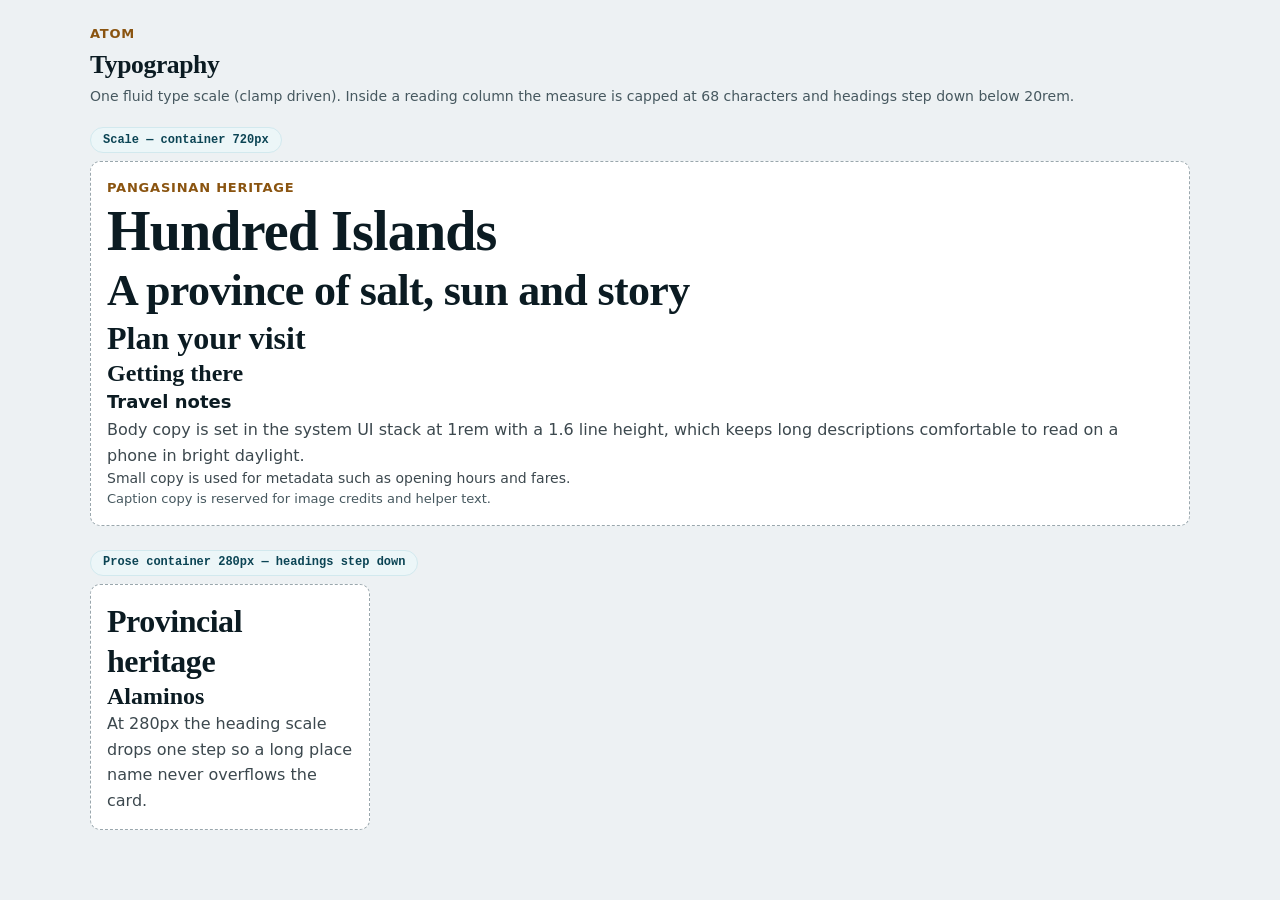
<file: Activity 1/pangasinan-heritage-showcase/template/previews/atom-typography.html>
<!doctype html>
<html lang="en">
<head>
<meta charset="utf-8">
<meta name="viewport" content="width=device-width, initial-scale=1">
<title>Atom &middot; Typography</title>
<link rel="stylesheet" href="../styles/tokens.css">
<link rel="stylesheet" href="../styles/base.css">
<link rel="stylesheet" href="../styles/components.css">
<link rel="stylesheet" href="preview.css">
</head>
<body class="preview-page">
<div class="preview-head">
  <p class="preview-kicker">Atom</p>
  <h1 class="preview-title">Typography</h1>
  <p class="preview-note">One fluid type scale (clamp driven). Inside a reading column the measure is capped at 68 characters and headings step down below 20rem.</p>
</div>
<main class="preview-stack">
  <section class="preview-row">
    <span class="preview-row__label">Scale &mdash; container 720px</span>
    <div class="stage" style="--stage-w:100%;">
      <p class="type-eyebrow">Pangasinan Heritage</p>
      <p class="type-display">Hundred Islands</p>
      <p class="type-h1">A province of salt, sun and story</p>
      <p class="type-h2">Plan your visit</p>
      <p class="type-h3">Getting there</p>
      <p class="type-h4">Travel notes</p>
      <p class="type-body">Body copy is set in the system UI stack at 1rem with a 1.6 line height, which keeps long descriptions comfortable to read on a phone in bright daylight.</p>
      <p class="type-small">Small copy is used for metadata such as opening hours and fares.</p>
      <p class="type-caption">Caption copy is reserved for image credits and helper text.</p>
    </div>
  </section>
  <section class="preview-row">
    <span class="preview-row__label">Prose container 280px &mdash; headings step down</span>
    <div class="stage" style="--stage-w:280px;">
      <div class="type-prose">
        <p class="type-h1">Provincial heritage</p>
        <p class="type-h2">Alaminos</p>
        <p class="type-body">At 280px the heading scale drops one step so a long place name never overflows the card.</p>
      </div>
    </div>
  </section>
</main>
</body>
</html>
</file>
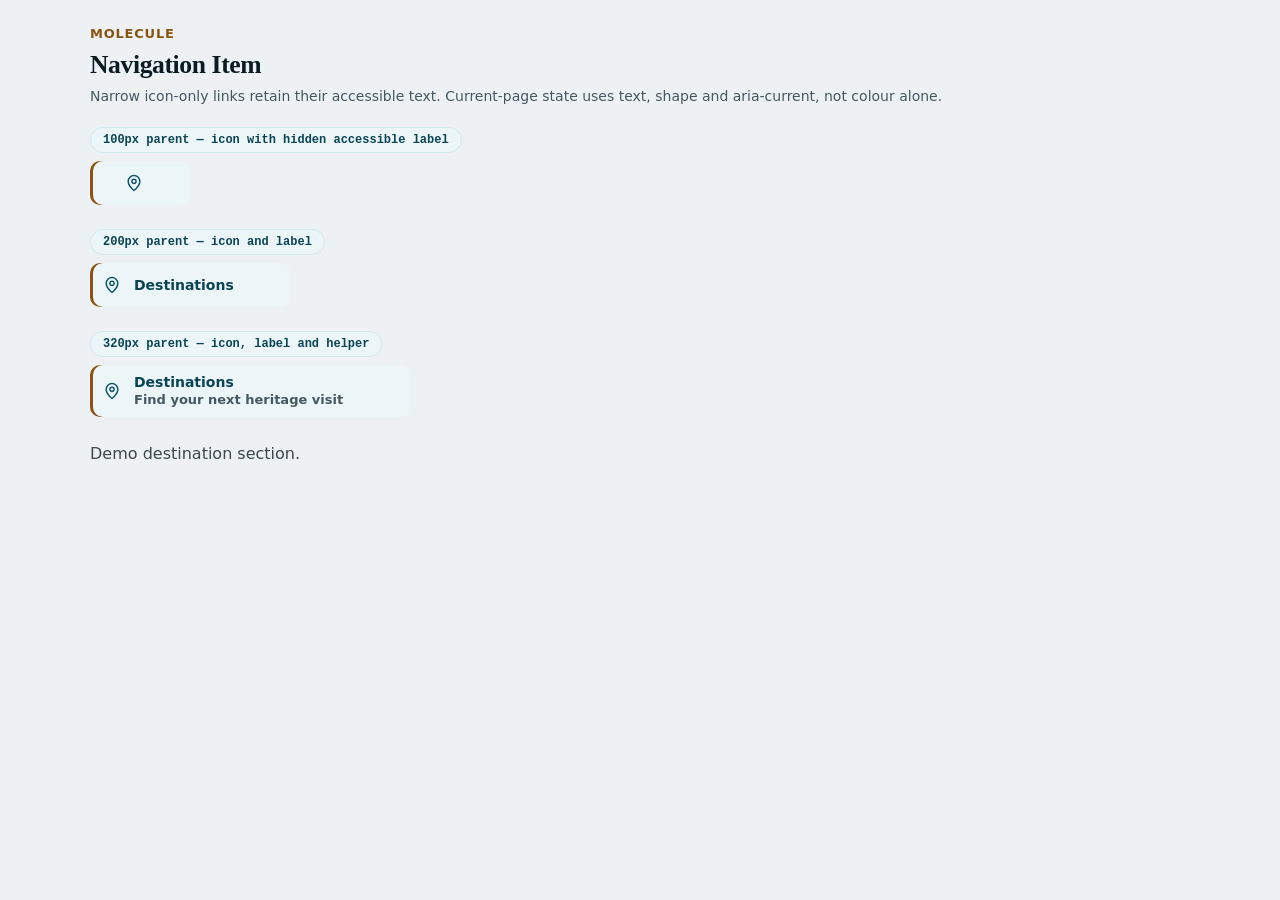
<file: Activity 1/pangasinan-heritage-showcase/template/previews/molecule-navigation-item.html>
<!doctype html><html lang="en"><head><meta charset="utf-8">
<meta name="viewport" content="width=device-width,initial-scale=1"><title>Navigation Item</title>
<link rel="stylesheet" href="../styles/tokens.css"><link rel="stylesheet" href="../styles/base.css">
<link rel="stylesheet" href="../styles/components.css"><link rel="stylesheet" href="preview.css">
</head><body class="preview-page">
<header class="preview-head"><p class="preview-kicker">Molecule</p><h1 class="preview-title">Navigation Item</h1><p class="preview-note">Narrow icon-only links retain their accessible text. Current-page state uses text, shape and aria-current, not colour alone.</p></header>
<main class="preview-stack">
<section class="preview-row"><span class="preview-row__label">100px parent — icon with hidden accessible label</span>
<nav class="nav-item" style="width:100px" aria-label="Compact sample"><a class="nav-item__link" href="#destinations" aria-current="page">
<svg class="icon icon--md nav-item__icon" viewBox="0 0 24 24" aria-hidden="true"><path d="M12 21s-7-5.6-7-11a7 7 0 1 1 14 0c0 5.4-7 11-7 11z"/><circle cx="12" cy="10" r="2.5"/></svg>
<span class="nav-item__text"><span class="nav-item__label">Destinations</span><span class="nav-item__desc">Find your next heritage visit</span></span></a></nav></section>
<section class="preview-row"><span class="preview-row__label">200px parent — icon and label</span>
<nav class="nav-item" style="width:200px" aria-label="Standard sample"><a class="nav-item__link" href="#destinations" aria-current="page">
<svg class="icon icon--md nav-item__icon" viewBox="0 0 24 24" aria-hidden="true"><path d="M12 21s-7-5.6-7-11a7 7 0 1 1 14 0c0 5.4-7 11-7 11z"/><circle cx="12" cy="10" r="2.5"/></svg>
<span class="nav-item__text"><span class="nav-item__label">Destinations</span><span class="nav-item__desc">Find your next heritage visit</span></span></a></nav></section>
<section class="preview-row"><span class="preview-row__label">320px parent — icon, label and helper</span>
<nav class="nav-item" style="width:320px" aria-label="Expanded sample"><a class="nav-item__link" href="#destinations" aria-current="page">
<svg class="icon icon--md nav-item__icon" viewBox="0 0 24 24" aria-hidden="true"><path d="M12 21s-7-5.6-7-11a7 7 0 1 1 14 0c0 5.4-7 11-7 11z"/><circle cx="12" cy="10" r="2.5"/></svg>
<span class="nav-item__text"><span class="nav-item__label">Destinations</span><span class="nav-item__desc">Find your next heritage visit</span></span></a></nav></section>
<p id="destinations">Demo destination section.</p></main></body></html>
</file>
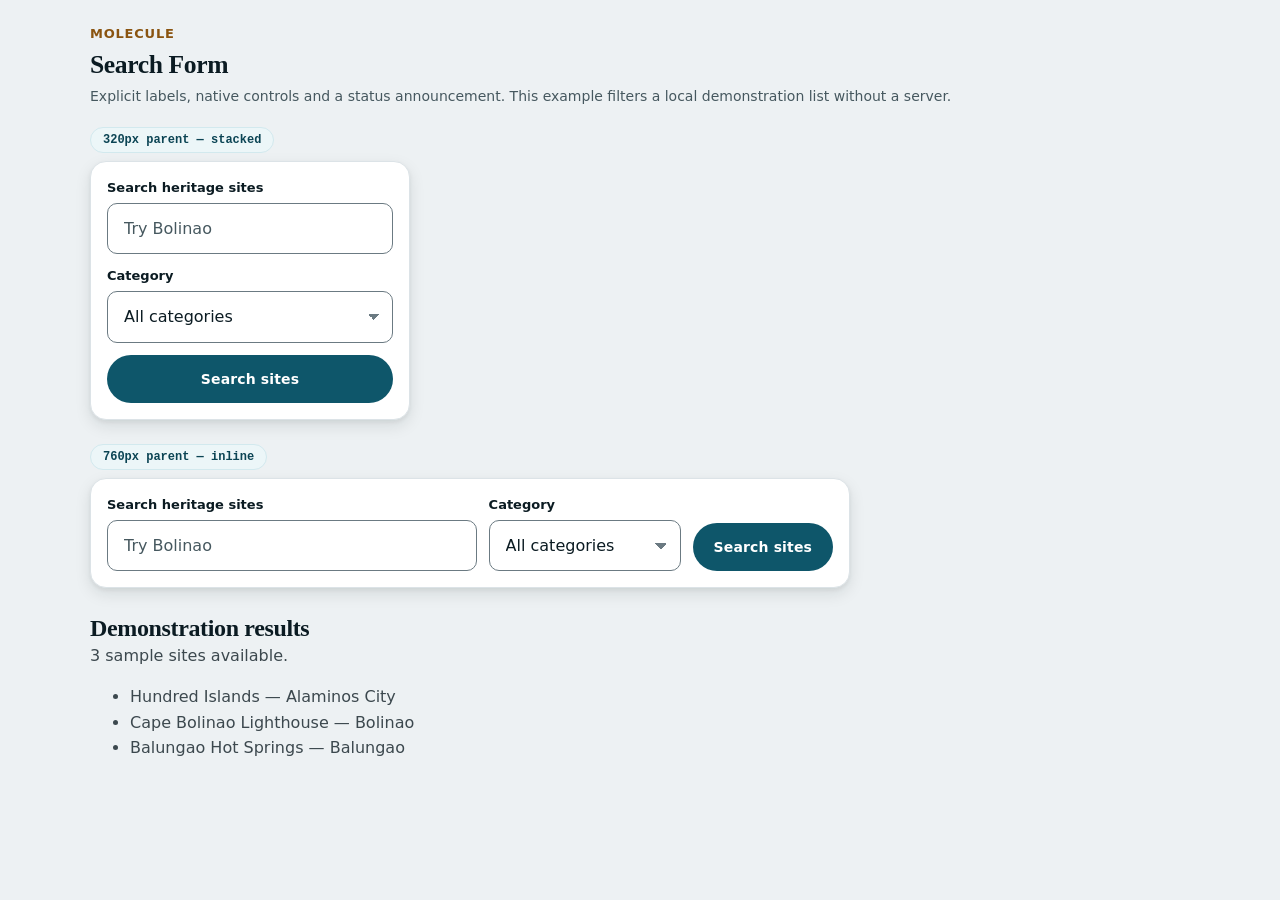
<file: Activity 1/pangasinan-heritage-showcase/template/previews/molecule-search-form.html>
<!doctype html><html lang="en"><head><meta charset="utf-8">
<meta name="viewport" content="width=device-width,initial-scale=1"><title>Search Form</title>
<link rel="stylesheet" href="../styles/tokens.css"><link rel="stylesheet" href="../styles/base.css">
<link rel="stylesheet" href="../styles/components.css"><link rel="stylesheet" href="preview.css">
</head><body class="preview-page">
<header class="preview-head"><p class="preview-kicker">Molecule</p><h1 class="preview-title">Search Form</h1><p class="preview-note">Explicit labels, native controls and a status announcement. This example filters a local demonstration list without a server.</p></header>
<main class="preview-stack">
<section class="preview-row"><span class="preview-row__label">320px parent — stacked</span>
<div class="search-container" style="width:320px">
<form class="search-form" data-demo-search role="search" aria-label="Compact heritage search">
<div class="search-form__field search-form__field--grow"><label class="search-form__label" for="q-small">Search heritage sites</label><input class="input" id="q-small" name="q" type="search" placeholder="Try Bolinao"></div>
<div class="search-form__field search-form__field--filter"><label class="search-form__label" for="category-small">Category</label><select class="select" id="category-small" name="category"><option value="">All categories</option><option value="nature">Nature</option><option value="landmark">Landmark</option><option value="wellness">Wellness</option></select></div>
<button class="btn search-form__submit" type="submit">Search sites</button></form></div></section>
<section class="preview-row"><span class="preview-row__label">760px parent — inline</span>
<div class="search-container" style="width:760px">
<form class="search-form" data-demo-search role="search" aria-label="Wide heritage search">
<div class="search-form__field search-form__field--grow"><label class="search-form__label" for="q-wide">Search heritage sites</label><input class="input" id="q-wide" name="q" type="search" placeholder="Try Bolinao"></div>
<div class="search-form__field search-form__field--filter"><label class="search-form__label" for="category-wide">Category</label><select class="select" id="category-wide" name="category"><option value="">All categories</option><option value="nature">Nature</option><option value="landmark">Landmark</option><option value="wellness">Wellness</option></select></div>
<button class="btn search-form__submit" type="submit">Search sites</button></form></div></section>
<section><h2 class="type-h3">Demonstration results</h2><p id="search-status" role="status" aria-live="polite">3 sample sites available.</p>
<ul><li data-site="hundred islands alaminos" data-category="nature">Hundred Islands — Alaminos City</li><li data-site="cape bolinao lighthouse" data-category="landmark">Cape Bolinao Lighthouse — Bolinao</li><li data-site="balungao hot springs" data-category="wellness">Balungao Hot Springs — Balungao</li></ul></section>
</main><script src="../demo.js"></script></body></html>
</file>
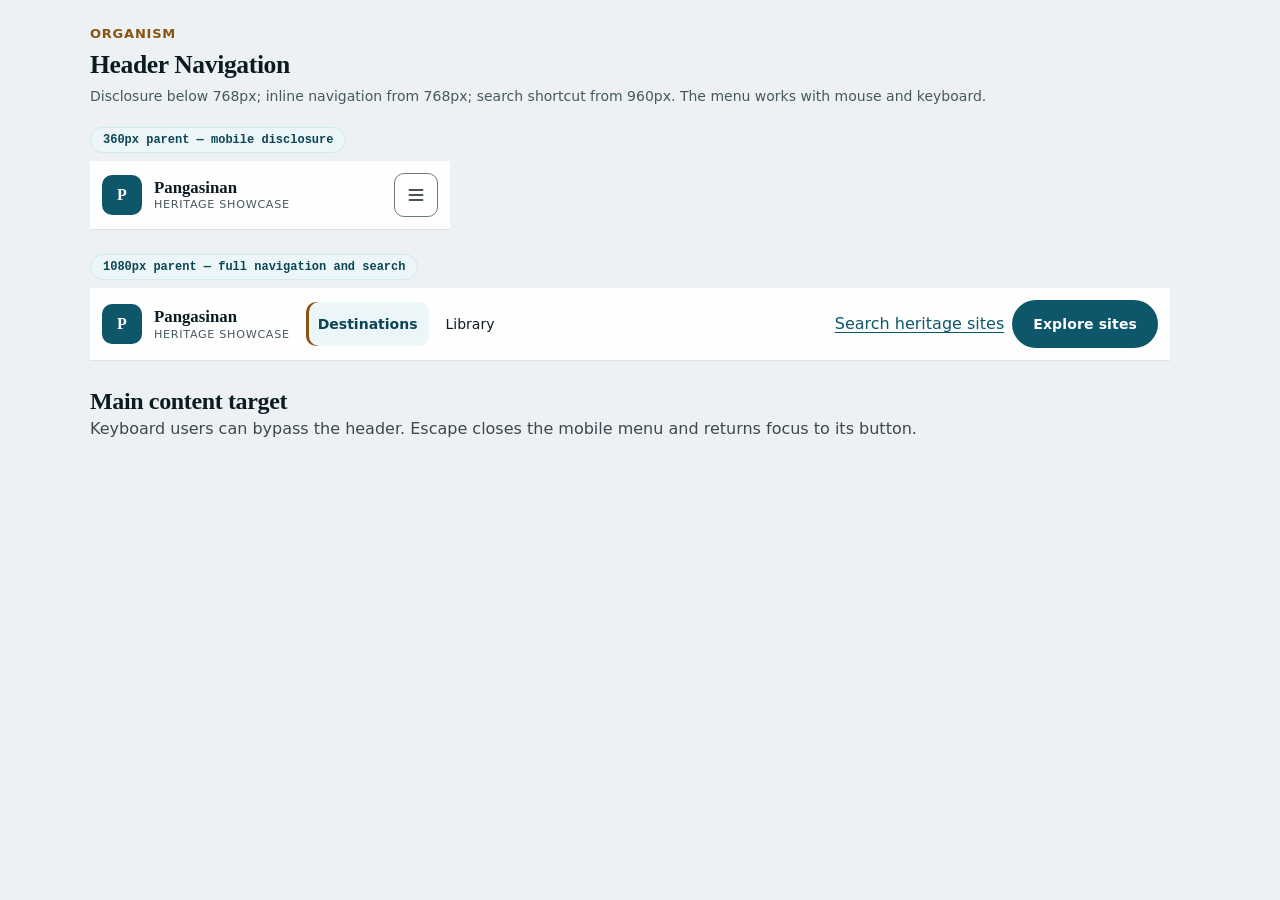
<file: Activity 1/pangasinan-heritage-showcase/template/previews/organism-header-navigation.html>
<!doctype html><html lang="en"><head><meta charset="utf-8">
<meta name="viewport" content="width=device-width,initial-scale=1"><title>Header Navigation</title>
<link rel="stylesheet" href="../styles/tokens.css"><link rel="stylesheet" href="../styles/base.css">
<link rel="stylesheet" href="../styles/components.css"><link rel="stylesheet" href="preview.css">
</head><body class="preview-page">
<div class="preview-head"><p class="preview-kicker">Organism</p><h1 class="preview-title">Header Navigation</h1><p class="preview-note">Disclosure below 768px; inline navigation from 768px; search shortcut from 960px. The menu works with mouse and keyboard.</p></div>
<div class="preview-stack">
<section class="preview-row"><span class="preview-row__label">360px parent — mobile disclosure</span>
<div class="header-container" style="width:360px"><header class="site-header">
<a class="skip-link" href="#main-content">Skip to content</a>
<div class="site-header__bar" style="padding:12px"><a href="../index.html" class="site-header__brand"><span class="site-header__mark" aria-hidden="true">P</span><span class="site-header__brand-text"><span class="site-header__brand-name">Pangasinan</span><span class="site-header__brand-sub">Heritage showcase</span></span></a>
<div class="site-header__actions"><button class="site-header__menu-btn" aria-expanded="false" aria-controls="mobile-menu" data-menu-toggle aria-label="Open navigation"><svg class="icon icon--md" viewBox="0 0 24 24" aria-hidden="true"><path d="M4 6h16M4 12h16M4 18h16"/></svg></button></div></div>
<nav class="site-header__mobile-nav" id="mobile-menu" aria-label="Mobile primary" hidden><a class="nav-item__link" href="#main-content" aria-current="page">Destinations</a><a class="nav-item__link" href="../index.html">Component library</a></nav>
</header></div></section>
<section class="preview-row"><span class="preview-row__label">1080px parent — full navigation and search</span>
<div class="header-container" style="width:1080px"><header class="site-header">
<div class="site-header__bar" style="padding:12px"><a href="../index.html" class="site-header__brand"><span class="site-header__mark" aria-hidden="true">P</span><span class="site-header__brand-text"><span class="site-header__brand-name">Pangasinan</span><span class="site-header__brand-sub">Heritage showcase</span></span></a>
<nav class="site-header__nav" aria-label="Desktop primary"><ul class="site-header__nav-list"><li><a class="nav-item__link" href="#main-content" aria-current="page">Destinations</a></li><li><a class="nav-item__link" href="../index.html">Library</a></li></ul></nav>
<div class="site-header__actions"><a href="molecule-search-form.html" class="site-header__search">Search heritage sites</a><a class="btn site-header__cta" href="organism-heritage-grid.html">Explore sites</a></div>
</div></header></div></section>
<main id="main-content" tabindex="-1"><h2 class="type-h3">Main content target</h2><p>Keyboard users can bypass the header. Escape closes the mobile menu and returns focus to its button.</p></main>
</div><script src="../demo.js"></script></body></html>
</file>
<file: JULSTETBAYWALK/style.css>
:root { color-scheme:light; font-family:Inter,system-ui,-apple-system,BlinkMacSystemFont,"Segoe UI",sans-serif; background:#fafafa; color:#242424; }
* { box-sizing:border-box; }
body { margin:0; min-height:100vh; }
button { font:inherit; cursor:pointer; }
.site { width:min(100%,750px); margin:0 auto; padding:24px 24px 40px; }
.heading { margin-bottom:20px; }
.heading h1 { margin:3px 0 5px; font-size:clamp(1.4rem,3vw,1.9rem); letter-spacing:-.035em; }
.heading p { margin:0; color:#666; font-size:.9rem; }
.heading .eyebrow { font-weight:750; letter-spacing:.15em; font-size:.67rem; color:#777; }
.gallery { display:grid; grid-template-columns:minmax(0,500px) 84px; justify-content:center; align-items:stretch; gap:14px; height:min(67vw,666px); min-height:470px; }
.viewer { position:relative; overflow:hidden; border-radius:19px; background:#dfdfdf; }
.viewer>img { display:block; height:100%; width:100%; object-fit:cover; object-position:center; }
.photo-counter { position:absolute; top:14px; left:14px; background:#0008; color:white; padding:7px 12px; border-radius:20px; font-size:.78rem; backdrop-filter:blur(6px); }
.viewer-actions { position:absolute; bottom:14px; left:15px; right:15px; display:flex; justify-content:space-between; align-items:center; gap:12px; }
.edit-btn,.circle-btn { color:#fff; background:#171717bd; border:0; backdrop-filter:blur(5px); transition:background .15s,transform .15s; }
.edit-btn { border-radius:28px; font-weight:650; padding:13px 17px; }
.circle-btn { width:43px; height:43px; border-radius:50%; display:grid; place-items:center; font-size:20px; }
.circle-btn svg { width:22px; height:22px; }
.action-right { display:flex; align-items:center; gap:8px; }
button:hover { background:#1b1b1bed; }
button:focus-visible { outline:3px solid #1688ff; outline-offset:3px; }
.thumb-strip { overflow-y:auto; overflow-x:hidden; display:flex; flex-direction:column; gap:11px; padding:4px 7px 4px 2px; scrollbar-width:thin; scrollbar-color:#d5d5d5 transparent; }
.thumb { position:relative; flex:none; width:72px; height:72px; padding:0; border:3px solid transparent; border-radius:14px; background:transparent; overflow:hidden; }
.thumb img { width:100%; height:100%; display:block; object-fit:cover; border-radius:10px; }
.thumb.active { border-color:#1685f8; }
.thumb:hover { background:transparent; border-color:#8bbfff; }
.thumb.active:hover { border-color:#1685f8; }
.photo-caption { margin:12px 0 2px; text-align:center; font-weight:650; color:#444; }
.tip { text-align:center; margin:5px 0; color:#777; font-size:.8rem; }
.toast { position:fixed; bottom:20px; left:50%; transform:translateX(-50%); background:#202020; color:#fff; padding:10px 16px; border-radius:12px; box-shadow:0 4px 20px #0002; display:none; text-align:center; }
.toast.show { display:block; }
@media(max-width:620px) {
 .site { padding:18px 14px 30px; }
 .gallery { grid-template-columns:1fr; grid-template-rows:minmax(350px,65vh) 83px; height:auto; min-height:0; gap:10px; }
 .viewer { min-height:350px; border-radius:15px; }
 .thumb-strip { flex-direction:row; overflow-x:auto; overflow-y:hidden; padding:2px 2px 6px; }
 .thumb { width:72px; height:72px; }
 .circle-btn { width:40px; height:40px; }
}
</file>
<file: Activity 1/pangasinan-heritage-showcase/template/styles/tokens.css>
/* ==========================================================================
   Pangasinan Heritage Design System - Design Tokens
   Layer 0 of the Atomic Design library.
   Every literal value (colour, size, radius, shadow, duration) lives here so
   that no component ever hard-codes a raw value.
   Accessibility: every text/background pair below is verified against
   WCAG 2.1 AA (>= 4.5:1 for body text, >= 3:1 for large text and UI edges).
   ========================================================================== */

:root {
  /* ---------------------------------------------------------------------
     1. COLOUR PRIMITIVES
     --------------------------------------------------------------------- */

  /* "Hundred Islands" sea ramp - the primary brand ramp */
  --sea-50:  #ECF6F8;
  --sea-100: #D2E9EE;
  --sea-200: #A9D3DC;
  --sea-300: #7FB8C4;
  --sea-400: #3E8C9E;
  --sea-500: #12697F;
  --sea-600: #0E566A;
  --sea-700: #0B4454;
  --sea-900: #062530;

  /* "Heritage gold" ramp - the accent, inspired by colonial church ornament */
  --gold-50:  #FBF3E4;
  --gold-100: #F6E7CE;
  --gold-300: #E0A44A;
  --gold-500: #C8862B;
  --gold-600: #A96A16;
  --gold-700: #8A5410;
  --gold-800: #6B400C;

  /* Warm neutral (slate) ramp - the workhorse for surfaces and text */
  --white:     #FFFFFF;
  --slate-50:  #F7F9FA;
  --slate-100: #EDF1F3;
  --slate-200: #DCE3E7;
  --slate-300: #C3CDD3;
  --slate-400: #9AA7AD;
  --slate-500: #6B7A82;
  --slate-600: #46585F;
  --slate-700: #3C484E;
  --slate-900: #0B1B22;

  /* Feedback ramps (each >= 4.5:1 on white) */
  --green-600: #157F3D;
  --amber-700: #8A5410;
  --red-600:   #B3261E;

  /* ---------------------------------------------------------------------
     2. SEMANTIC COLOUR TOKENS  (components reference THESE, never the ramps)
     --------------------------------------------------------------------- */
  --color-bg:              var(--white);
  --color-surface:         var(--slate-50);
  --color-surface-raised:  var(--slate-100);
  --color-surface-inverse: var(--sea-900);

  --color-text:            var(--slate-700);   /* dark body copy on white */
  --color-text-strong:     var(--slate-900);   /* 17.6:1 on white */
  --color-text-muted:      var(--slate-600);   /*  7.4:1 on white */
  --color-text-inverse:    var(--white);
  --color-text-link:       var(--sea-600);     /*  8.2:1 on white */

  --color-primary:         var(--sea-600);     /* white text = 8.2:1 */
  --color-primary-hover:   var(--sea-700);
  --color-primary-active:  var(--sea-900);
  --color-primary-subtle:  var(--sea-50);
  --color-on-primary:      var(--white);

  --color-accent:          var(--gold-700);    /* white text = 6.3:1 */
  --color-accent-hover:    var(--gold-800);
  --color-accent-subtle:   var(--gold-50);
  --color-on-accent:       var(--white);

  --color-success:         var(--green-600);
  --color-warning:         var(--amber-700);
  --color-danger:          var(--red-600);
  --color-danger-subtle:   #FBEDEC;
  --color-info:            var(--sea-600);

  /* Border tokens: subtle/default are decorative; `strong` is used for any
     interactive edge (inputs, toggles) and clears the 3:1 UI threshold. */
  --color-border-subtle:   var(--slate-200);
  --color-border:          var(--slate-300);
  --color-border-strong:   var(--slate-500);

  --color-focus:           #1D6FD8;            /* 4.9:1 on white */

  /* ---------------------------------------------------------------------
     3. TYPOGRAPHY
     --------------------------------------------------------------------- */
  --font-display: "Iowan Old Style", "Palatino Linotype", Palatino,
                  "Book Antiqua", Georgia, "Times New Roman", serif;
  --font-body:    system-ui, -apple-system, "Segoe UI", Roboto,
                  "Helvetica Neue", Arial, sans-serif;
  --font-mono:    ui-monospace, SFMono-Regular, "SF Mono", Menlo, Consolas,
                  "Liberation Mono", monospace;

  /* Fluid type scale: every step is a clamp() so components adapt without
     JavaScript and without media queries. */
  --fs-display: clamp(2.25rem, 1.55rem + 2.8vw, 3.5rem);
  --fs-h1:      clamp(1.9rem,  1.5rem  + 1.6vw, 2.75rem);
  --fs-h2:      clamp(1.5rem,  1.32rem + 0.9vw, 2rem);
  --fs-h3:      clamp(1.25rem, 1.15rem + 0.5vw, 1.5rem);
  --fs-h4:      1.125rem;
  --fs-body-lg: 1.0625rem;
  --fs-body:    1rem;
  --fs-small:   0.875rem;
  --fs-caption: 0.8125rem;

  --fw-regular: 400;
  --fw-medium:  500;
  --fw-semibold:600;
  --fw-bold:    700;

  --lh-tight:   1.15;
  --lh-heading: 1.25;
  --lh-body:    1.6;

  --ls-tight:  -0.015em;
  --ls-wide:    0.06em;

  /* ---------------------------------------------------------------------
     4. SPACE, RADIUS, ELEVATION, MOTION
     --------------------------------------------------------------------- */
  --space-1:  0.25rem;
  --space-2:  0.5rem;
  --space-3:  0.75rem;
  --space-4:  1rem;
  --space-5:  1.25rem;
  --space-6:  1.5rem;
  --space-8:  2rem;
  --space-10: 2.5rem;
  --space-12: 3rem;
  --space-16: 4rem;

  --radius-sm:   6px;
  --radius-md:   10px;
  --radius-lg:   16px;
  --radius-xl:   22px;
  --radius-pill: 999px;

  --shadow-1: 0 1px 2px rgba(11, 27, 34, 0.06),
              0 1px 3px rgba(11, 27, 34, 0.08);
  --shadow-2: 0 2px 4px rgba(11, 27, 34, 0.06),
              0 6px 16px rgba(11, 27, 34, 0.10);
  --shadow-3: 0 10px 24px rgba(11, 27, 34, 0.12),
              0 2px 6px rgba(11, 27, 34, 0.08);

  --ring-width: 3px;
  --target-min: 44px;           /* WCAG 2.5.5 minimum touch target */

  --dur-fast: 120ms;
  --dur-base: 200ms;
  --dur-slow: 320ms;
  --ease-standard: cubic-bezier(0.2, 0, 0, 1);

  /* ---------------------------------------------------------------------
     5. CONTAINER-QUERY BREAKPOINTS
     CSS custom properties cannot be used inside @container conditions, so
     these values are reference sizes. Component-specific content thresholds
     (26rem buttons, 28rem search, 32rem cards, 40/64rem grid, 48rem header,
     9/16rem navigation) are explicitly catalogued in the manual.

        name   token        px     typical container
        ----   ----------   ----   ------------------------------------
        xs     20rem        320    a phone card / narrow sidebar column
        sm     30rem        480    a half-width column on tablet
        md     45rem        720    a full-width article column
        lg     60rem        960    the main desktop content region
     --------------------------------------------------------------------- */
  --cq-xs: 20rem;
  --cq-sm: 30rem;
  --cq-md: 45rem;
  --cq-lg: 60rem;

  /* Layout */
  --content-max: 72rem;
  --gutter: clamp(1rem, 0.5rem + 2.5vw, 3rem);
  --grid-gap: clamp(0.75rem, 0.4rem + 1.5vw, 1.5rem);
}
</file>
<file: Activity 1/pangasinan-heritage-showcase/template/styles/base.css>
/* ==========================================================================
   Base layer: minimal reset + document defaults + accessibility utilities.
   Consumed by every page, before components.css.
   ========================================================================== */

*, *::before, *::after { box-sizing: border-box; }

html { -webkit-text-size-adjust: 100%; }

body {
  margin: 0;
  background: var(--color-bg);
  color: var(--color-text);
  font-family: var(--font-body);
  font-size: var(--fs-body);
  line-height: var(--lh-body);
  -webkit-font-smoothing: antialiased;
}

img, picture, svg, video { display: block; max-width: 100%; }
img { height: auto; }

button, input, select, textarea { font: inherit; color: inherit; }

h1, h2, h3, h4, h5, h6 {
  margin: 0 0 var(--space-3);
  font-family: var(--font-display);
  line-height: var(--lh-heading);
  color: var(--color-text-strong);
  letter-spacing: var(--ls-tight);
}

p { margin: 0 0 var(--space-4); }

a { color: var(--color-text-link); text-underline-offset: 0.18em; }

/* --- Accessibility utilities ------------------------------------------- */

/* Visually hidden but still announced by screen readers. */
.u-visually-hidden {
  position: absolute;
  width: 1px; height: 1px;
  margin: -1px; padding: 0;
  overflow: hidden;
  clip: rect(0 0 0 0);
  clip-path: inset(50%);
  white-space: nowrap;
  border: 0;
}

/* WCAG 2.4.7: every interactive element gets a visible focus indicator.
   :focus-visible keeps it for keyboard users without a mouse-click halo. */
:where(a, button, input, select, textarea, summary, [tabindex]):focus-visible {
  outline: var(--ring-width) solid var(--color-focus);
  outline-offset: 2px;
  border-radius: var(--radius-sm);
}

/* WCAG 2.3.3: respect users who ask for less motion. */
@media (prefers-reduced-motion: reduce) {
  *, *::before, *::after {
    animation-duration: 0.001ms !important;
    animation-iteration-count: 1 !important;
    transition-duration: 0.001ms !important;
    scroll-behavior: auto !important;
  }
}

/* Container-query primitives. Any element that a component queries must
   declare an inline-size containment context AND a name. */
.u-container      { container-type: inline-size; }

.layout-shell {
  width: 100%;
  max-width: var(--content-max);
  margin-inline: auto;
  padding-inline: var(--gutter);
}
</file>
<file: Activity 1/pangasinan-heritage-showcase/template/styles/components.css>
/* ==========================================================================
   Pangasinan Heritage Design System - Component layer
   Atomic Design: ATOMS -> MOLECULES -> ORGANISMS

   Responsive strategy: this library uses CONTAINER QUERIES, never viewport
   media queries, for component layout. A component therefore looks correct
   whether it sits in a phone column, a sidebar, or a full desktop region.
   Breakpoints (mirrors the --cq-* tokens in tokens.css):
     xs 20rem (320px) | sm 30rem (480px) | md 45rem (720px) | lg 60rem (960px)
   Each component names its own containment context, e.g.
     .heritage-card { container-type: inline-size; container-name: card; }
   and descendants respond with @container card (...).
   ========================================================================== */


/* ==========================================================================
   ATOM 1 - TYPOGRAPHY
   Usage: the only sanctioned way to set text style. Never set font-size in a
   component; compose a .type-* class instead, so the scale stays consistent.
   ========================================================================== */

.type-display, .type-h1, .type-h2, .type-h3 { font-family: var(--font-display); }

.type-display { font-size: var(--fs-display); line-height: var(--lh-tight);
                letter-spacing: var(--ls-tight); font-weight: var(--fw-bold);
                color: var(--color-text-strong); margin: 0; }
.type-h1 { font-size: var(--fs-h1); line-height: var(--lh-heading);
           letter-spacing: var(--ls-tight); font-weight: var(--fw-bold);
           color: var(--color-text-strong); margin: 0; }
.type-h2 { font-size: var(--fs-h2); line-height: var(--lh-heading);
           font-weight: var(--fw-semibold); color: var(--color-text-strong); margin: 0; }
.type-h3 { font-size: var(--fs-h3); line-height: var(--lh-heading);
           font-weight: var(--fw-semibold); color: var(--color-text-strong); margin: 0; }
.type-h4 { font-size: var(--fs-h4); font-weight: var(--fw-semibold);
           color: var(--color-text-strong); margin: 0; }
.type-body    { font-size: var(--fs-body);    line-height: var(--lh-body); margin: 0; }
.type-body-lg { font-size: var(--fs-body-lg); line-height: var(--lh-body); margin: 0; }
.type-small   { font-size: var(--fs-small);   line-height: 1.5; margin: 0; }
.type-caption { font-size: var(--fs-caption); line-height: 1.5;
                color: var(--color-text-muted); margin: 0; }

/* Eyebrow / kicker label used above section headings. */
.type-eyebrow {
  font-family: var(--font-body);
  font-size: var(--fs-caption);
  font-weight: var(--fw-semibold);
  letter-spacing: var(--ls-wide);
  text-transform: uppercase;
  color: var(--color-accent);
  margin: 0;
}

.type-measure { max-width: 68ch; }

/* Prose container: on a wide reading column we cap the measure for legibility
   (WCAG 1.4.8 is AAA, but good practice at AA).  */
.type-prose { container-type: inline-size; container-name: prose; }
@container prose (max-width: 20rem) {
  .type-h1 { font-size: var(--fs-h2); }
  .type-h2 { font-size: var(--fs-h3); }
}
@container prose (min-width: 45rem) { p { max-width: 68ch; } }


/* ==========================================================================
   ATOM 2 - BUTTON
   Usage: every clickable action. Use <button> for actions and <a class="btn">
   for navigation to a URL. Minimum height is --target-min (44px) for WCAG 2.5.5.
   Responsiveness: inside any container named `action-bar` that is narrower than
   26rem, buttons expand to full width and stack - the standard mobile form
   pattern. Add .btn--inline to opt out of that behaviour.
   ========================================================================== */

.btn {
  --btn-bg: var(--color-primary);
  --btn-fg: var(--color-on-primary);
  --btn-border: transparent;
  --btn-bg-hover: var(--color-primary-hover);

  display: inline-flex;
  align-items: center;
  justify-content: center;
  gap: var(--space-2);
  min-height: var(--target-min);
  padding: var(--space-3) var(--space-5);
  border: 1px solid var(--btn-border);
  border-radius: var(--radius-pill);
  background: var(--btn-bg);
  color: var(--btn-fg);
  font-family: var(--font-body);
  font-size: var(--fs-small);
  font-weight: var(--fw-semibold);
  letter-spacing: 0.01em;
  text-decoration: none;
  cursor: pointer;
  transition: background-color var(--dur-fast) var(--ease-standard),
              box-shadow var(--dur-fast) var(--ease-standard),
              transform var(--dur-fast) var(--ease-standard);
}

.btn:hover { background: var(--btn-bg-hover); }
.btn:active { transform: translateY(1px); }
.btn:disabled, .btn[aria-disabled="true"] {
  opacity: 0.55; cursor: not-allowed; transform: none;
}

.btn--primary   { --btn-bg: var(--color-primary); --btn-fg: var(--color-on-primary);
                  --btn-bg-hover: var(--color-primary-hover); }
.btn--accent    { --btn-bg: var(--color-accent);  --btn-fg: var(--color-on-accent);
                  --btn-bg-hover: var(--color-accent-hover); }
.btn--secondary { --btn-bg: transparent; --btn-fg: var(--color-primary);
                  --btn-border: var(--color-border-strong); --btn-bg-hover: var(--color-primary-subtle); }
.btn--ghost     { --btn-bg: transparent; --btn-fg: var(--color-primary);
                  --btn-bg-hover: var(--color-primary-subtle); padding-inline: var(--space-4); }
.btn--danger    { --btn-bg: var(--color-danger); --btn-fg: var(--white);
                  --btn-bg-hover: #8E1D17; }

.btn--sm { min-height: 44px; padding: var(--space-2) var(--space-4);
           font-size: var(--fs-caption); }
.btn--lg { min-height: 52px; padding: var(--space-4) var(--space-8);
           font-size: var(--fs-body); }

.btn--block { width: 100%; }
.btn__icon { flex: none; width: 1.15em; height: 1.15em; fill:none;
  stroke:currentColor; stroke-width:1.75; stroke-linecap:round; stroke-linejoin:round; }

/* Stacked, full-width actions inside a narrow action bar. */
@container action-bar (max-width: 26rem) {
  .btn:not(.btn--inline) { width: 100%; }
}


/* ==========================================================================
   ATOM 3 - ICON
   Usage: inline SVG glyphs drawn with currentColor so they inherit the text
   colour of their context automatically. Always decorative by default
   (aria-hidden) unless it is the only label, in which case give the control an
   accessible name.
   Responsiveness: .icon--adaptive grows a step in a wide container.
   ========================================================================== */

.icon { width: 1rem; height: 1rem; flex: none; fill: none;
        stroke: currentColor; stroke-width: 1.75;
        stroke-linecap: round; stroke-linejoin: round; }
.icon--sm { width: 0.875rem; height: 0.875rem; }
.icon--md { width: 1.25rem;  height: 1.25rem; }
.icon--lg { width: 1.75rem;  height: 1.75rem; }

@container (min-width: 45rem) { .icon--adaptive { width: 1.375rem; height: 1.375rem; } }


/* ==========================================================================
   ATOM 4 - IMAGE / MEDIA
   Usage: every content photograph. Reserves space with aspect-ratio to protect
   CLS, lazy-loads below-the-fold media, and always carries alt text (empty
   alt="" for purely decorative images).
   Responsiveness: crop ratio changes with the size of the enclosing `media`
   container - 4:3 on a narrow column, 16:9 normal, 21:9 cinematic when wide.
   ========================================================================== */

.media { container-type: inline-size; container-name: media; margin: 0; }
.media__frame {
  position: relative;
  overflow: hidden;
  border-radius: var(--radius-md);
  background: var(--color-surface-raised);
  aspect-ratio: 16 / 9;
}
.media__img { width: 100%; height: 100%; object-fit: cover; }
.media__caption { margin-top: var(--space-2); font-size: var(--fs-caption);
                  color: var(--color-text-muted); }

@container media (max-width: 20rem) { .media__frame { aspect-ratio: 4 / 3; } }
@container media (min-width: 45rem) { .media__frame { aspect-ratio: 21 / 9; } }


/* ==========================================================================
   ATOM 5 - COLOUR TOKEN SWATCH
   Usage: documentation aid for this manual and for the style guide page. Not
   used inside product UI. Demonstrates that layout can respond to a container.
   ========================================================================== */

.swatch-group { container-type: inline-size; container-name: swatches; }
.swatch-grid {
  display: grid;
  grid-template-columns: repeat(2, minmax(0, 1fr));
  gap: var(--space-3);
}
.swatch { border: 1px solid var(--color-border-subtle);
          border-radius: var(--radius-md); overflow: hidden; }
.swatch__chip { height: 3rem; }
.swatch__meta { padding: var(--space-2) var(--space-3); background: var(--white);
                display: flex; flex-direction: column; gap: 2px; }
.swatch__name { font-size: var(--fs-caption); font-weight: var(--fw-semibold);
                color: var(--color-text-strong); }
.swatch__value { font-family: var(--font-mono); font-size: 0.75rem;
                 color: var(--color-text-muted); }

@container swatches (min-width: 30rem) { .swatch-grid { grid-template-columns: repeat(4, 1fr); } }
@container swatches (min-width: 45rem) { .swatch-grid { grid-template-columns: repeat(6, 1fr); } }


/* ==========================================================================
   SHARED MICRO-PARTS (used by molecules/organisms)
   ========================================================================== */

.tag { display: inline-flex; align-items: center; gap: var(--space-1);
       padding: 0.15rem var(--space-2); border-radius: var(--radius-pill);
       background: var(--color-primary-subtle); color: var(--sea-700);
       font-size: 0.75rem; font-weight: var(--fw-medium); white-space: nowrap; }
.tag--accent { background: var(--color-accent-subtle); color: var(--gold-800); }

.badge { display: inline-flex; align-items: center; justify-content: center;
         min-width: 1.25rem; height: 1.25rem; padding-inline: 0.35rem;
         border-radius: var(--radius-pill); background: var(--color-accent);
         color: var(--color-on-accent); font-size: 0.7rem; font-weight: var(--fw-bold); }

.rating { display: inline-flex; align-items: center; gap: var(--space-1);
          color: var(--gold-700); font-size: var(--fs-caption);
          font-weight: var(--fw-semibold); }
.rating__icon { width: 0.95rem; height: 0.95rem; }
.rating__count { color: var(--color-text-muted); font-weight: var(--fw-regular); }


/* ==========================================================================
   MOLECULE 1 - HERITAGE CARD
   Usage: displays ONE tourist site preview. Use it exclusively inside the
   Heritage Grid (or a single featured slot); never for unrelated content.
   Responsiveness (container `card`):
     <= 20rem   compact  : image on top, description and review count hidden
     20-32rem   stacked  : full image, description clamped to 2 lines
     >= 32rem   horizontal: media left 42%, body right, CTA inline
   ========================================================================== */

.card-container { container-type: inline-size; container-name: card; min-width:0; }
.heritage-card {
  display: flex;
  flex-direction: column;
  gap: var(--space-4);
  padding: var(--space-4);
  background: var(--color-bg);
  border: 1px solid var(--color-border-subtle);
  border-radius: var(--radius-lg);
  box-shadow: var(--shadow-1);
  transition: box-shadow var(--dur-base) var(--ease-standard),
              transform var(--dur-base) var(--ease-standard);
}
.heritage-card:hover { box-shadow: var(--shadow-3); transform: translateY(-2px); }

.heritage-card__media { position: relative; }
.heritage-card__media .media__frame { aspect-ratio: 3 / 2; }
.heritage-card__flag {
  position: absolute; inset-block-start: var(--space-3); inset-inline-start: var(--space-3);
  padding: 0.15rem var(--space-2); border-radius: var(--radius-pill);
  background: var(--color-on-accent); color: var(--gold-800);
  font-size: 0.7rem; font-weight: var(--fw-bold); letter-spacing: var(--ls-wide);
  text-transform: uppercase;
}

.heritage-card__body { display: flex; flex-direction: column; gap: var(--space-2); }
.heritage-card__place {
  display: flex; align-items: center; gap: var(--space-1);
  font-size: var(--fs-caption); font-weight: var(--fw-semibold);
  letter-spacing: var(--ls-wide); text-transform: uppercase; color: var(--color-accent);
}
.heritage-card__title { font-family: var(--font-display); font-size: var(--fs-h3);
                        font-weight: var(--fw-semibold); line-height: var(--lh-heading);
                        color: var(--color-text-strong); margin: 0; }
.heritage-card__title a { color: inherit; text-decoration: none; }
.heritage-card__title a:hover { text-decoration: underline; }

.heritage-card__desc { display: -webkit-box; -webkit-line-clamp: 2;
                       -webkit-box-orient: vertical; overflow: hidden;
                       font-size: var(--fs-small); color: var(--color-text-muted); margin: 0; }
.heritage-card__tags { display: flex; flex-wrap: wrap; gap: var(--space-1); }
.heritage-card__meta { display: flex; align-items: center; justify-content: space-between;
                       gap: var(--space-2); margin-top: auto; padding-top: var(--space-1); }
.heritage-card__actions { display: flex; gap: var(--space-2); }
.heritage-card__actions .btn { flex: 1 1 auto; }

/* --- Container-query behaviour ---------------------------------------- */
/* Compact: a very narrow column (phone list, sidebar). */
@container card (max-width: 20rem) {
  .heritage-card { padding: var(--space-3); gap: var(--space-3); border-radius: var(--radius-md); }
  .heritage-card__desc,
  .heritage-card__tags .tag:nth-child(n + 3),
  .rating__count { display: none; }
  .heritage-card__title { font-size: var(--fs-h4); }
}
/* Wide: turn the card into a horizontal media object. */
@container card (min-width: 32rem) {
  .heritage-card { display: grid; grid-template-columns: minmax(0, 0.42fr) minmax(0, 0.58fr);
                   gap: var(--space-5); padding: var(--space-5); align-items: center; }
  .heritage-card__media .media__frame { aspect-ratio: 4 / 3; height: 100%; }
  .heritage-card__desc { -webkit-line-clamp: 3; font-size: var(--fs-body); }
  .heritage-card__actions .btn { flex: 0 0 auto; }
}


/* ==========================================================================
   MOLECULE 2 - SEARCH FORM
   Usage: the single search control on the home page and the results page.
   Responsiveness (container `search`):
     < 28rem  stacked: field, filter, button each full width
     >= 28rem inline :  field grows, filter auto, button auto
   ========================================================================== */

.search-container { container-type:inline-size; container-name:search; }
.search-form {
  display: flex;
  flex-direction: column;
  gap: var(--space-3);
  padding: var(--space-4);
  background: var(--color-bg);
  border: 1px solid var(--color-border-subtle);
  border-radius: var(--radius-lg);
  box-shadow: var(--shadow-2);
}
.search-form__field { display: flex; flex-direction: column; gap: var(--space-1); min-width: 0; }
.search-form__label { font-size: var(--fs-caption); font-weight: var(--fw-semibold);
                      color: var(--color-text-strong); }
.search-form__control { position: relative; display: flex; align-items: center; }
.search-form__control .icon { position: absolute; inset-inline-start: var(--space-3);
                              color: var(--color-text-muted); pointer-events: none; }

.input, .select {
  width: 100%;
  min-height: var(--target-min);
  padding: var(--space-3) var(--space-4);
  border: 1px solid var(--color-border-strong);
  border-radius: var(--radius-md);
  background: var(--white);
  color: var(--color-text-strong);
  font-size: var(--fs-body);
}
.input::placeholder { color: var(--color-text-muted); }
.search-form__control .input { padding-inline-start: 2.6rem; }
.select { appearance: none; padding-inline-end: var(--space-8);
          background-image: linear-gradient(45deg, transparent 50%, var(--slate-500) 50%),
                            linear-gradient(135deg, var(--slate-500) 50%, transparent 50%);
          background-position: right 1.15rem center, right 0.8rem center;
          background-size: 6px 6px, 6px 6px; background-repeat: no-repeat; }

@container search (min-width: 28rem) {
  .search-form { flex-direction: row; align-items: flex-end; }
  .search-form__field--grow { flex: 1 1 auto; }
  .search-form__field--filter { flex: 0 1 12rem; }
  .search-form__submit { flex: 0 0 auto; }
}


/* ==========================================================================
   MOLECULE 3 - NAVIGATION ITEM
   Usage: one link inside the site header or a footer navigation list. Always
   marks the current page with aria-current="page".
   Responsiveness (container `nav-item`):
     <= 9rem  icon only (label visually hidden, icon still announced)
     normal   icon + label
     >= 16rem icon + label + helper description
   ========================================================================== */

.nav-item {
  container-type: inline-size;
  container-name: nav-item;
}
.nav-item__link {
  display: flex; align-items: center; gap: var(--space-3);
  min-height: var(--target-min);
  padding: var(--space-2) var(--space-3);
  border-radius: var(--radius-md);
  color: var(--color-text-strong);
  font-size: var(--fs-small); font-weight: var(--fw-medium);
  text-decoration: none;
  transition: background-color var(--dur-fast) var(--ease-standard);
}
.nav-item__link:hover { background: var(--color-primary-subtle); }
.nav-item__link[aria-current="page"] {
  background: var(--color-primary-subtle);
  color: var(--sea-700);
  font-weight: var(--fw-semibold);
  box-shadow: inset 3px 0 0 0 var(--color-accent);
}
.nav-item__icon { color: var(--color-primary); }
.nav-item__text { display: flex; flex-direction: column; min-width: 0; }
.nav-item__label { line-height: 1.3; }
.nav-item__desc { display: none; font-size: var(--fs-caption);
                  color: var(--color-text-muted); line-height: 1.4; }
.nav-item__badge { margin-inline-start: auto; }

@container nav-item (max-width: 9rem) {
  .nav-item__link { justify-content: center; padding-inline: var(--space-2); }
  .nav-item__label, .nav-item__badge { position: absolute; width: 1px; height: 1px;
    overflow: hidden; clip-path: inset(50%); white-space: nowrap; }
}
@container nav-item (min-width: 16rem) { .nav-item__desc { display: block; } }


/* ==========================================================================
   ORGANISM 1 - HERITAGE GRID
   Usage: the main content region that lists tourist sites. It owns the layout
   only; the cards inside own their own internal responsiveness, which is the
   whole point of container queries.
   Responsiveness (container `heritage-grid`):
     < 40rem   1 column   |  40-64rem  2 columns  |  >= 64rem  3 columns
   ========================================================================== */

.grid-container {
  container-type: inline-size;
  container-name: heritage-grid;
}
.heritage-grid {
  display: grid;
  grid-template-columns: 1fr;
  gap: var(--grid-gap);
}
@container heritage-grid (min-width: 40rem) {
  .heritage-grid { grid-template-columns: repeat(2, minmax(0, 1fr)); }
}
@container heritage-grid (min-width: 64rem) {
  .heritage-grid { grid-template-columns: repeat(3, minmax(0, 1fr)); }
}


/* ==========================================================================
   ORGANISM 2 - SITE HEADER (Header Navigation)
   Usage: the global masthead on every page. Contains the brand, the primary
   navigation, the search entry point and the main call to action.
   Accessibility: includes a "skip to content" link, a real <nav> landmark and
   an aria-expanded disclosure button for the collapsed menu.
   Responsiveness (container `site-header`):
     < 48rem  compact : hamburger visible, inline nav + inline search hidden
     >= 48rem full    : hamburger hidden, inline nav + search + CTA visible
   ========================================================================== */

.header-container { container-type:inline-size; container-name:site-header; }
.site-header {
  position: sticky; inset-block-start: 0; z-index: 20;
  background: color-mix(in srgb, var(--white) 92%, transparent);
  backdrop-filter: blur(8px);
  border-bottom: 1px solid var(--color-border-subtle);
}
.site-header__bar {
  display: flex; align-items: center; gap: var(--space-4);
  min-height: 68px;
}
.site-header__brand { display: flex; align-items: center; gap: var(--space-3);
                      text-decoration: none; color: var(--color-text-strong); }
.site-header__mark {
  display: grid; place-items: center; width: 40px; height: 40px; flex: none;
  border-radius: var(--radius-md); background: var(--color-primary);
  color: var(--color-on-primary); font-family: var(--font-display);
  font-weight: var(--fw-bold);
}
.site-header__brand-text { display: flex; flex-direction: column; line-height: 1.2; }
.site-header__brand-name { font-family: var(--font-display);
                           font-size: 1.05rem; font-weight: var(--fw-bold); }
.site-header__brand-sub { font-size: 0.7rem; letter-spacing: var(--ls-wide);
                          text-transform: uppercase; color: var(--color-text-muted); }

.site-header__nav { display: none; }
.site-header__nav-list { display: flex; align-items: center; gap: var(--space-1);
                         list-style: none; margin: 0; padding: 0; }
.site-header__actions { display: flex; align-items: center; gap: var(--space-2);
                        margin-inline-start: auto; }
.site-header__search { display: none; flex: 0 1 20rem; }
.site-header__cta { display: none; }
.site-header__menu-btn {
  display: inline-flex; align-items: center; justify-content: center;
  width: var(--target-min); height: var(--target-min); flex: none;
  border: 1px solid var(--color-border-strong); border-radius: var(--radius-md);
  background: var(--white); color: var(--color-text-strong); cursor: pointer;
}

.skip-link {
  position: absolute; inset-block-start: var(--space-2); inset-inline-start: var(--space-4);
  transform: translateY(-200%);
  padding: var(--space-2) var(--space-4);
  background: var(--color-primary); color: var(--color-on-primary);
  border-radius: var(--radius-md); text-decoration: none; font-weight: var(--fw-semibold);
  transition: transform var(--dur-fast) var(--ease-standard);
}
.skip-link:focus { transform: translateY(0); }
.skip-link:not(:focus) { width:1px; height:1px; padding:0;
  overflow:hidden; clip-path:inset(50%); }
.site-header__cta { white-space:nowrap; }
.site-header__mobile-nav { padding-block:var(--space-3); }
.site-header__mobile-nav[hidden] { display:none; }

@container site-header (min-width: 48rem) {
  .site-header__nav { display: block; }
  .site-header__nav-item .nav-item__desc,
  .site-header__nav-item .nav-item__badge { display: none; }
  .site-header__search { display: none; }
  .site-header__cta { display: inline-flex; }
  .site-header__menu-btn { display: none; }
  .site-header__mobile-nav { display:none; }
}
@container site-header (min-width: 60rem) {
  .site-header__search { display: flex; }
}
</file>
<file: Activity 1/pangasinan-heritage-showcase/template/previews/preview.css>
/* Harness stylesheet for the component preview pages.
   NOT part of the shipped library - it only frames each component at a fixed
   container width so the responsive behaviour can be screenshotted. */

body.preview-page {
  background: var(--slate-100);
  padding: var(--space-6);
  font-family: var(--font-body);
}

.preview-head { max-width: 1100px; margin: 0 auto var(--space-5); }
.preview-kicker { font-size: var(--fs-caption); font-weight: 700;
                  letter-spacing: var(--ls-wide); text-transform: uppercase;
                  color: var(--color-accent); margin: 0 0 var(--space-1); }
.preview-title { font-family: var(--font-display); font-size: 1.6rem;
                 color: var(--color-text-strong); margin: 0 0 var(--space-1); }
.preview-note { font-size: var(--fs-small); color: var(--color-text-muted); margin: 0; }

.preview-stack { display: flex; flex-direction: column; gap: var(--space-6);
                 max-width: 1100px; margin: 0 auto; }

.preview-row { display: flex; flex-direction: column; gap: var(--space-2); }
.preview-row__label {
  font-family: var(--font-mono); font-size: 0.75rem; font-weight: 600;
  color: var(--sea-700); background: var(--sea-50);
  border: 1px solid var(--sea-100); border-radius: var(--radius-pill);
  padding: 0.15rem var(--space-3); align-self: flex-start;
}

/* A fixed-width "container" to place the component inside. It also declares
   the `action-bar` name so the Button atom's narrow-container rule can fire. */
.stage {
  width: var(--stage-w, 100%);
  container-type: inline-size;
  container-name: action-bar stage;
  background: var(--white);
  border: 1px dashed var(--slate-400);
  border-radius: var(--radius-md);
  padding: var(--space-4);
}
.stage--plain { background: transparent; border-style: solid; border-color: var(--slate-200); }

.stage-grid { display: grid; gap: var(--space-3); }
.spec-row { display: flex; flex-wrap: wrap; gap: var(--space-3); align-items: center; }
.spec-col { display: flex; flex-direction: column; gap: var(--space-3); }
.mini-head { font-size: var(--fs-caption); font-weight: 600; color: var(--color-text-muted);
             text-transform: uppercase; letter-spacing: var(--ls-wide); margin: 0 0 var(--space-2); }
</file>
